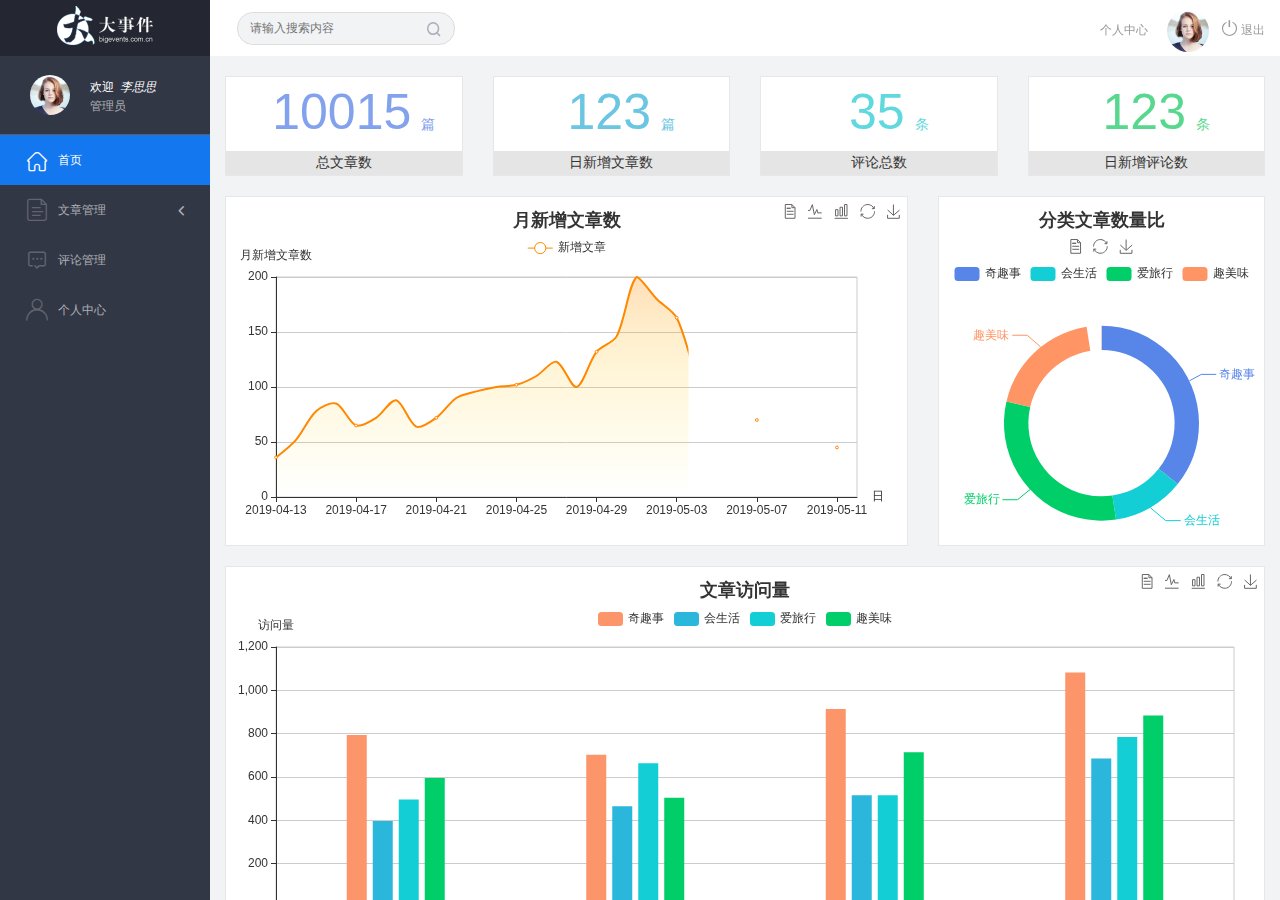
<file: web_back/index.html>
<!DOCTYPE html>
<html lang="en">
  <head>
    <meta charset="UTF-8" />
    <meta name="viewport" content="width=device-width, initial-scale=1.0" />
    <meta http-equiv="X-UA-Compatible" content="ie=edge" />
    <title>大事件-后台首页</title>
    <link rel="stylesheet" href="js/bootstrap/css/bootstrap.min.css" />
    <link rel="stylesheet" href="css/reset.css" />
    <link rel="stylesheet" href="css/iconfont.css" />
    <link rel="stylesheet" href="css/main.css" />
    <script src="js/jquery-1.12.4.min.js"></script>
    <!-- bootstrap的js -->
    <script src="./js/bootstrap/js/bootstrap.min.js"></script>
  </head>

  <body>
    <div class="sider">
      <a href="#" class="logo"><img src="images/logo02.png" alt="logo"/></a>
      <div class="user_info">
        <img src="images/2.jpg" alt="person" />
        <span>欢迎&nbsp;&nbsp;<i>李思思</i></span>
        <b>管理员</b>
      </div>
      <div class="menu">
        <div class="level01 active">
          <a href="main_count.html" target="main_frame"
            ><i class="iconfont icon-yidiandiantubiao04"></i
            ><span>首页</span></a
          >
        </div>
        <div class="level01">
          <a href="#"
            ><i class="iconfont icon-icon-article"></i><span>文章管理</span
            ><b class="iconfont icon-arrowdownl"></b
          ></a>
        </div>
        <ul class="level02">
          <li>
            <a href="article_list.html" target="main_frame"
              ><i class="iconfont icon-previewright"></i
              ><span>文章列表</span></a
            >
          </li>
          <li>
            <a href="article_release.html" target="main_frame"
              ><i class="iconfont icon-previewright"></i
              ><span>发表文章</span></a
            >
          </li>
          <li>
            <a href="article_category.html" target="main_frame"
              ><i class="iconfont icon-previewright"></i
              ><span>文章类别管理</span></a
            >
          </li>
        </ul>

        <div class="level01">
          <a href="comment_list.html" target="main_frame"
            ><i class="iconfont icon-comment"></i><span>评论管理</span></a
          >
        </div>
        <div class="level01">
          <a href="user.html" target="main_frame"
            ><i class="iconfont icon-user"></i><span>个人中心</span></a
          >
        </div>
      </div>
    </div>

    <div class="header_bar">
      <form class="search_form">
        <input type="text" placeholder="请输入搜索内容" />
        <i class="iconfont icon-search"></i>
      </form>
      <div class="user_center_link">
        <a href="user.html" onclick="setMenu(3,0)" target="main_frame"
          >个人中心</a
        >
        <img src="images/2.jpg" alt="person" />
        <a href="#"><i class="iconfont icon-tuichu"></i> 退出</a>
      </div>
    </div>

    <div class="main" id="main_body">
      <iframe
        src="main_count.html"
        frameborder="0"
        id="main_frame"
        name="main_frame"
        frameborder="0"
        scrolling="auto"
      ></iframe>
    </div>
    <!-- 模态框 -->
    <!-- Modal -->
    <div
      class="modal fade"
      id="myModal"
      tabindex="-1"
      role="dialog"
      aria-labelledby="myModalLabel"
    >
      <div class="modal-dialog" role="document">
        <div class="modal-content">
          <div class="modal-header">
            <button
              type="button"
              class="close"
              data-dismiss="modal"
              aria-label="Close"
            >
              <span aria-hidden="true">&times;</span>
            </button>
            <h4 class="modal-title" id="myModalLabel">提示框！！</h4>
          </div>
          <div class="modal-body">
            你真的要离开吗？
          </div>
          <div class="modal-footer">
            <button type="button" class="btn btn-default" data-dismiss="modal">
              好心留下
            </button>
            <button type="button" class="btn btn-primary btn-leave">
              残忍离开
            </button>
          </div>
        </div>
      </div>
    </div>

    <script>
      var $level01 = $('.level01')
      var $subli = $('.level02 li')
      $level01.click(function() {
        $level01.not($(this)).removeClass('active')
        $(this).addClass('active')

        if (
          $(this)
            .next()
            .hasClass('level02')
        ) {
          $(this)
            .next()
            .slideToggle()
          $(this)
            .find('b')
            .toggleClass('rotate0')
        } else {
          $subli.removeClass('active')
        }
      })

      $subli.click(function() {
        $subli.not($(this)).removeClass('active')
        $(this).addClass('active')

        if (
          !$(this)
            .parent()
            .prev()
            .hasClass('active')
        ) {
          $level01.removeClass('active')
          $(this)
            .parent()
            .prev()
            .addClass('active')
        }
      })

      function resizeFrame() {
        var frame_w = $('#main_body').outerWidth()
        var frame_h = $('#main_body').outerHeight()
        $('#main_frame').css({ width: frame_w, height: frame_h })
      }

      resizeFrame()

      $(window).resize(function() {
        resizeFrame()
      })

      function setMenu(m, n) {
        $level01
          .eq(m)
          .addClass('active')
          .siblings()
          .not('.level02')
          .removeClass('active')
        if (m != 1) {
          $('.level02').slideUp()
        } else {
          $('.level02').slideDown()
          $('.level02')
            .children()
            .eq(n)
            .addClass('active')
            .siblings()
            .removeClass('active')
        }
      }
    </script>

    <!-- 自己的逻辑 -->
    <script>
      /*
        用户登出
            1. 退出按钮绑定点击事件
            2. 弹出bootstrap的模态框 提示是否确认
                1. 取消 关闭
                2. 确认
                    1. ajax调用接口
                    2. 数据回来之后 返回登录页即可

      获取用户信息
        请求地址：http://localhost:8000/admin/getuser
        请求方式：get
        请求参数：
        步骤
        1. 进入到首页之后
        2. 通过用户信息接口获取用户的数据
        3. 渲染到页面上

    */
      $(function() {
        // 退出按钮的 点击事件 弹框提示
        $('.icon-tuichu').parent().click(function() {
            // 弹框
            $('#myModal').modal()
          })

        // 点击确认
        $('.btn-leave').click(function() {
          $.ajax({
            url: 'http://localhost:8000/admin/logout',
            type: 'post',
            success: function(backData) {
              //   console.log(backData)
              if (backData.code == 200) {
                window.location.href = './login.html'
              }
            }
          })
        })

        // 获取用户信息即可
        $.ajax({
          url: 'http://localhost:8000/admin/getuser',
          type: 'get',
          success: function(backData) {
            // console.log(backData);
            // 左侧
            $('.user_info img').attr('src', backData.data.user_pic)
            $('.user_info i').html(backData.data.nickname)
            // 右侧
            $('.user_center_link img').attr('src', backData.data.user_pic)
          }
        })
        
     
      })
    </script>
  </body>
</html>
</file>
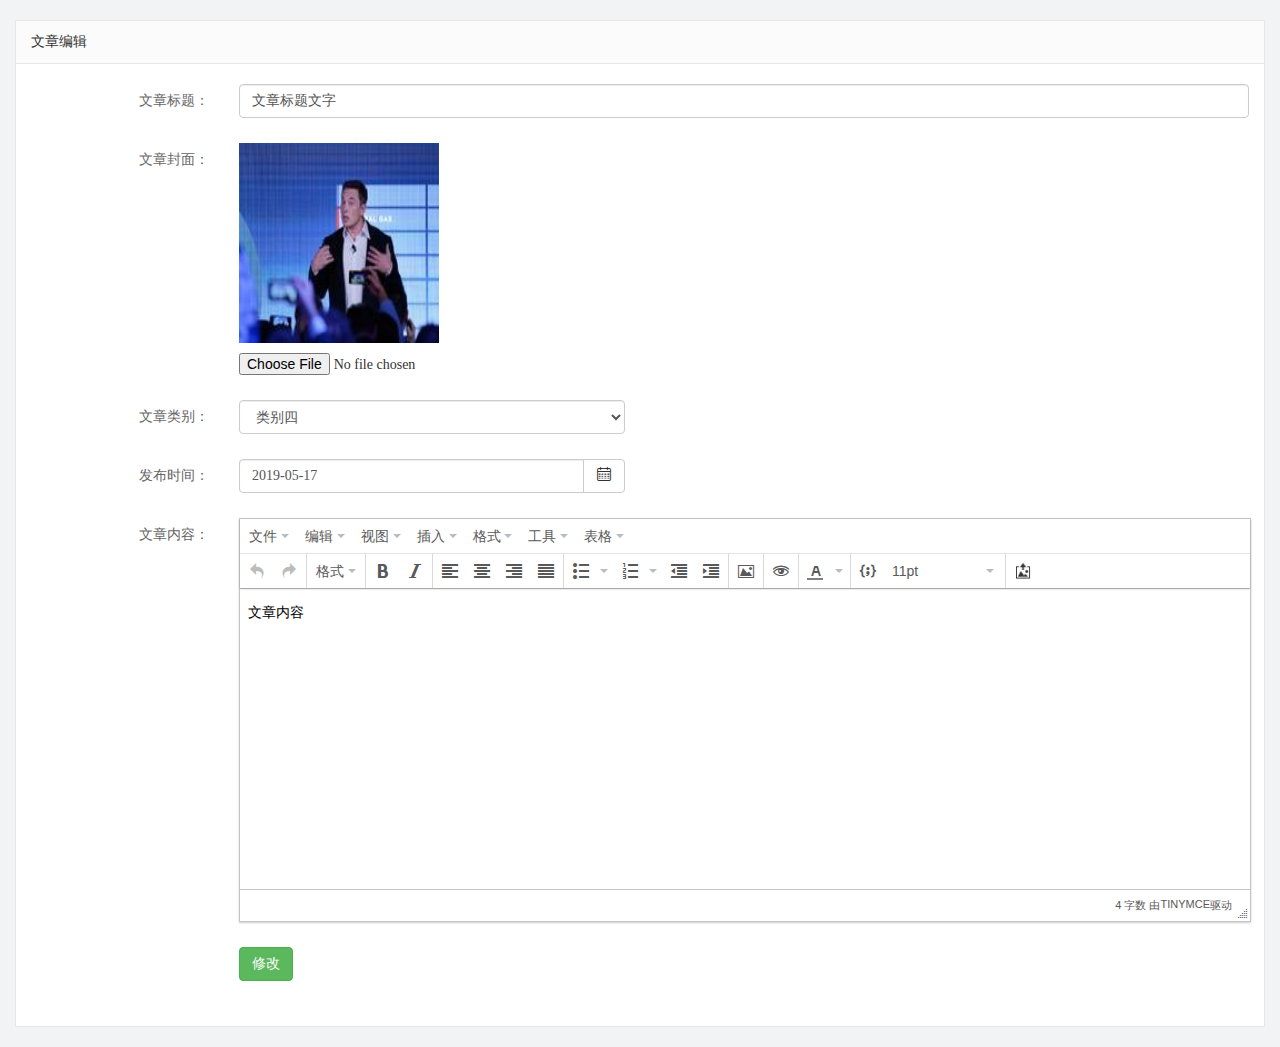
<file: web_back/article_edit.html>
<!DOCTYPE html>
<html lang="en">

<head>
    <meta charset="UTF-8">
    <meta name="viewport" content="width=device-width, initial-scale=1.0">
    <meta http-equiv="X-UA-Compatible" content="ie=edge">
    <title>文章列表</title>
    <link rel="stylesheet" href="js/bootstrap/css/bootstrap.min.css">
    <link rel="stylesheet" href="css/reset.css">
    <link rel="stylesheet" href="css/iconfont.css">
    <link rel="stylesheet" href="css/main.css">
    <link type="text/css" rel="stylesheet" href="js/jedate/css/jedate.css">
    <script src="js/jquery-1.12.4.min.js"></script>
    <script src="js/jedate/js/jedate.js"></script>
    <script src="js/tinymce/js/tinymce/tinymce.min.js"></script>
    <script src="js/tinymce/js/tinymce_setup.js"></script>
</head>

<body>
    <div class="container-fluid">
        <div class="common_title">
            文章编辑
        </div>
        <div class="container-fluid common_con">
            <form class="form-horizontal article_form">
                <div class="form-group">
                    <label for="inputEmail3" class="col-sm-2 control-label">文章标题：</label>
                    <div class="col-sm-10">
                        <input type="email" class="form-control" id="inputEmail3" value="文章标题文字">
                    </div>
                </div>
                <div class="form-group">
                    <label for="inputPassword3" class="col-sm-2 control-label">文章封面：</label>
                    <div class="col-sm-10">
                        <img src="images/pic06.jpg" class="article_cover">
                        <input type="file" id="exampleInputFile">
                    </div>
                </div>
                <div class="form-group">
                    <label for="inputEmail3" class="col-sm-2 control-label">文章类别：</label>
                    <div class="col-sm-4">
                        <select class="form-control">
                            <option>类别一</option>
                            <option>类别二</option>
                            <option>类别三</option>
                            <option selected>类别四</option>
                            <option>类别五</option>
                        </select>
                    </div>
                </div>
                <div class="form-group">
                    <label for="inputEmail3" class="col-sm-2 control-label">发布时间：</label>
                    <div class="col-sm-4">

                        <div class="input-group">
                            <input type="text" class="form-control" value="2019-05-17" id="dateinput">
                            <span class="input-group-btn">
                                <button class="btn btn-default" type="button"
                                    onclick="jeDate('#dateinput',{trigger:false,format: 'YYYY-MM-DD'})"><i
                                        class="iconfont icon-icondate"></i></button>
                            </span>
                        </div>
                    </div>
                </div>
                <div class="form-group">
                    <label for="inputEmail3" class="col-sm-2 control-label">文章内容：</label>
                    <div class="col-sm-10">
                        <input type="text" class="form-control" id="rich_content" name="content" placeholder="文章内容" value="文章内容">
                    </div>
                </div>
                <div class="form-group">
                    <div class="col-sm-offset-2 col-sm-10">
                        <button type="submit" class="btn btn-success">修改</button>
                    </div>
                </div>
            </form>
        </div>
    </div>

</body>

</html>
</file>
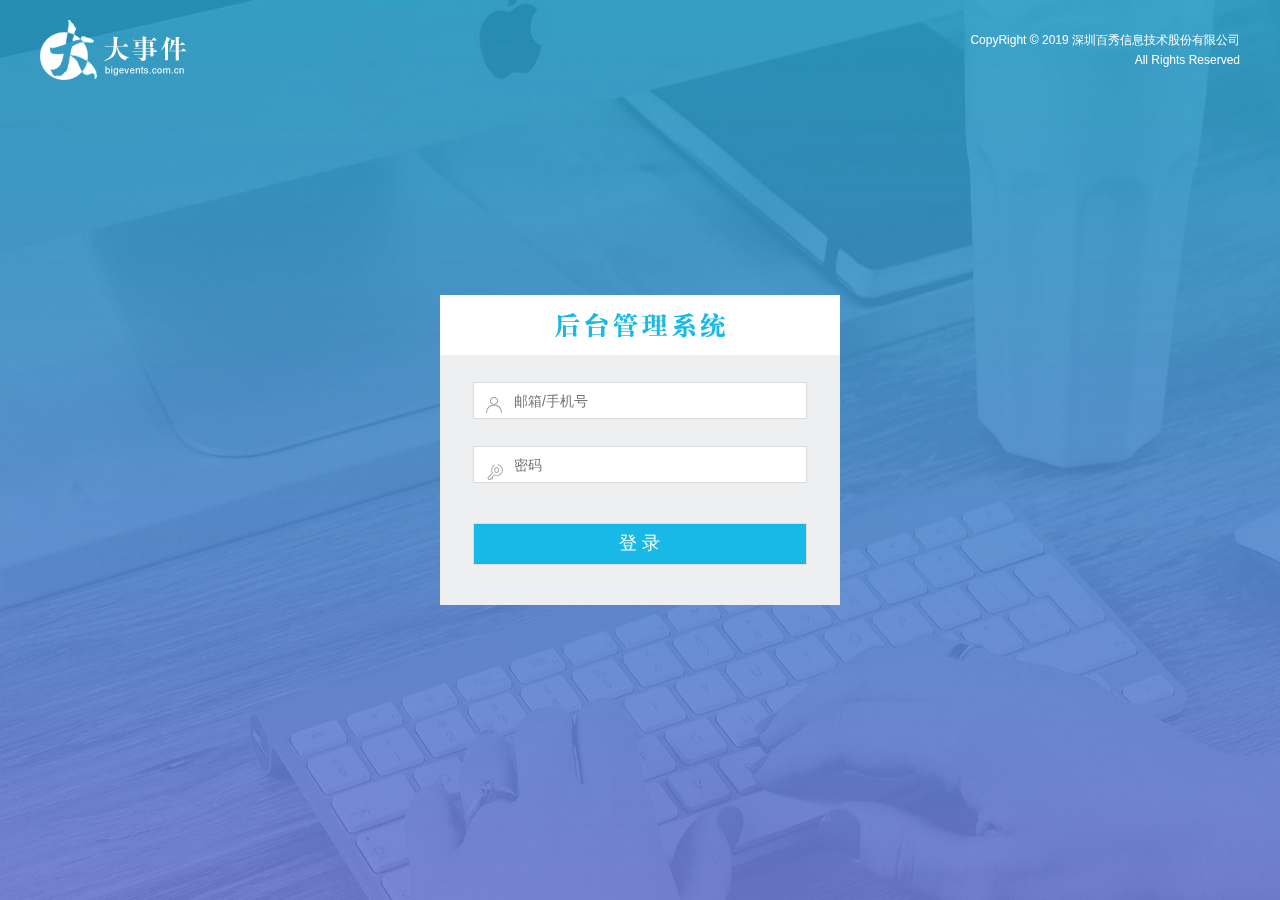
<file: web_back/login.html>
<!DOCTYPE html>
<html lang="en">
  <head>
    <meta charset="UTF-8" />
    <meta name="viewport" content="width=device-width, initial-scale=1.0" />
    <meta http-equiv="X-UA-Compatible" content="ie=edge" />
    <title>大事件-后台登录页</title>
    <link rel="stylesheet" type="text/css" href="css/reset.css" />
    <link rel="stylesheet" type="text/css" href="css/iconfont.css" />
    <link rel="stylesheet" type="text/css" href="css/main.css" />
    <!-- 导入bs的样式 -->
    <link rel="stylesheet" href="./js/bootstrap/css/bootstrap.min.css" />
  </head>

  <body>
    <div class="main_wrap">
      <div class="header">
        <a href="#" class="logo"><img src="images/logo.png" alt=""/></a>
        <div class="copyright">
          CopyRight © 2019 深圳百秀信息技术股份有限公司<br />All Rights Reserved
        </div>
      </div>

      <div class="login_form_con">
        <div class="login_title"></div>
        <form class="login_form">
          <i class="iconfont icon-user"></i>
          <i class="iconfont icon-key"></i>
          <input type="text" class="input_txt" placeholder="邮箱/手机号" />
          <input type="password" class="input_pass" placeholder="密码" />
          <input type="submit" class="input_sub" value="登 录" />
        </form>
      </div>
    </div>
    <!-- bootstarp的弹出框 -->
    <!-- Modal -->
    <div
      class="modal fade"
      id="myModal"
      tabindex="-1"
      role="dialog"
      aria-labelledby="myModalLabel"
    >
      <div class="modal-dialog" role="document">
        <div class="modal-content">
          <div class="modal-header">
            <button
              type="button"
              class="close"
              data-dismiss="modal"
              aria-label="Close"
            >
              <span aria-hidden="true">&times;</span>
            </button>
            <h4 class="modal-title" id="myModalLabel">提示框!!</h4>
          </div>
          <div class="modal-body my-modal-body"></div>
          <div class="modal-footer">
            <button type="button" class="btn btn-default" data-dismiss="modal">
              狠心关闭
            </button>
            <button type="button" class="btn btn-primary">残忍确认</button>
          </div>
        </div>
      </div>
    </div>
  </body>
</html>
<!-- 导入jq -->
<script src="./js/jquery-1.12.4.min.js"></script>
<!-- 导入bs的js -->
<script src="./js/bootstrap/js/bootstrap.min.js"></script>
<script>
  /*
        用户登录
        1. 为登录按钮绑定点击事件
        2. 获取用户名 和 密码
            1. 去空格
            2. 非空判断 
            3. 空 提示
            4. 有 继续执行
        3. ajax调用登录接口
            1. 成功
                1. 去首页
            2. 失败
                1. 提示用户
    */
  $(function() {
    $('.input_sub').click(function(e) {
      // 阻止默认行为
      e.preventDefault()
      // 获取用户名和密码
      var user_name = $('.input_txt')
        .val()
        .trim()
      var password = $('.input_pass')
        .val()
        .trim()
      if (user_name == '' || password == '') {
        // alert('哥们，写点啥呗！！')
        // 修改内容
        $('.my-modal-body').text('记得输入用户名和密码哦！！')
        $('#myModal').modal()
        return
      }
      // ajax
      $.ajax({
        url: 'http://localhost:8000/admin/login',
        type: 'post',
        data: {
          user_name: user_name,
          password: password
        },
        success: function(backData) {
          //   console.log(backData)
          if (backData.code == 400) {
            // alert('哥们，用户名或密码错了哦，你是机器人吗？')
            $('.my-modal-body').text('哥们，用户名或密码错了哦！')
            $('#myModal').modal()
          } else if (backData.code == 200) {
            // 去首页
            window.location.href = './index.html'
          }
        }
      })
    })
  })
</script>
</file>
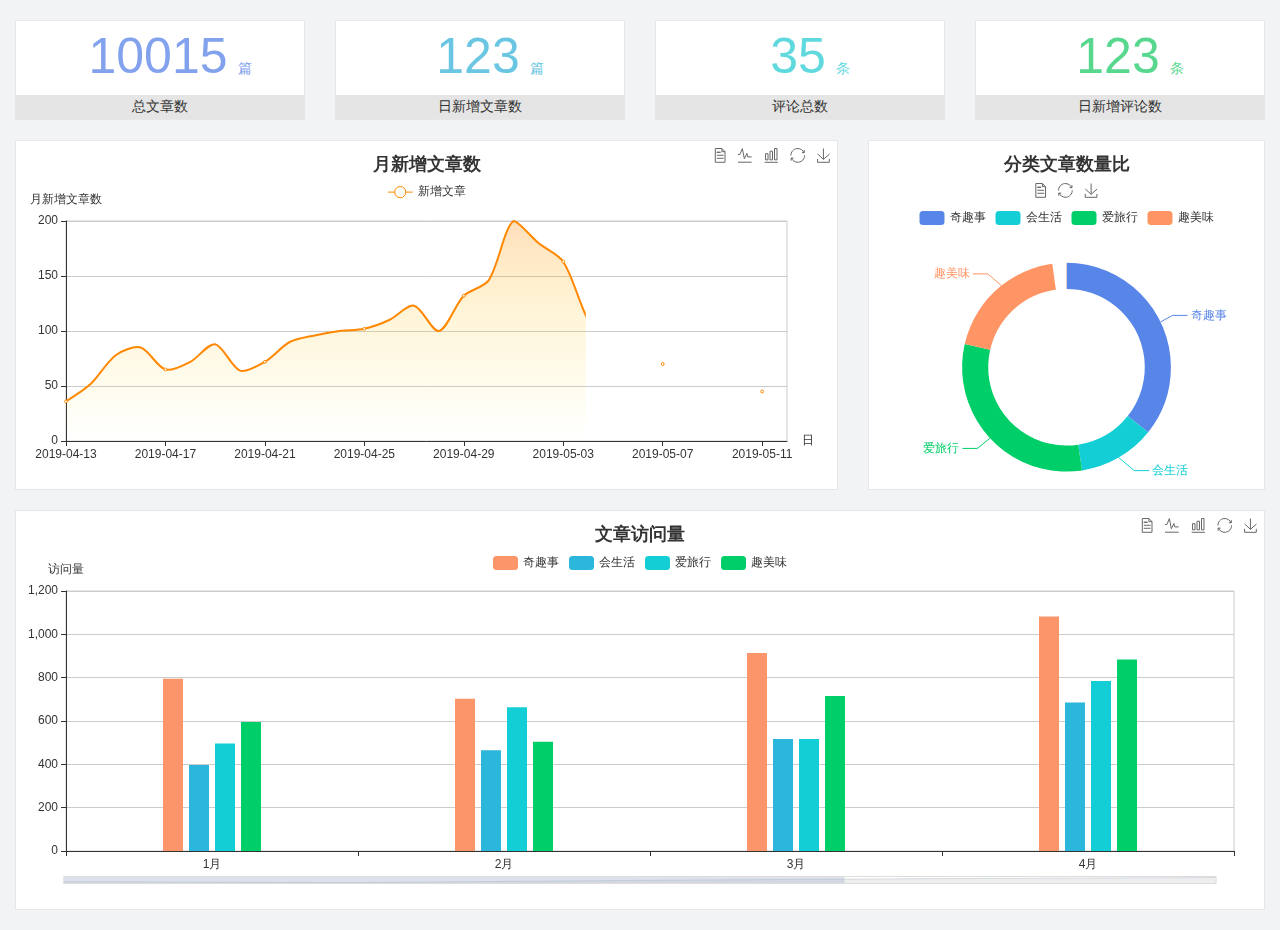
<file: web_back/main_count.html>
<!DOCTYPE html>
<html lang="en">

<head>
    <meta charset="UTF-8">
    <meta name="viewport" content="width=device-width, initial-scale=1.0">
    <meta http-equiv="X-UA-Compatible" content="ie=edge">
    <title>图表统计</title>
    <link rel="stylesheet" href="js/bootstrap/css/bootstrap.min.css">
    <link rel="stylesheet" href="css/reset.css">
    <link rel="stylesheet" href="css/iconfont.css">
    <link rel="stylesheet" href="css/main.css">
    <script src="js/jquery-1.12.4.min.js"></script>
    <script type="text/javascript" src="js/echarts.min.js"></script>
</head>

<body>
    <div class="container-fluid">
        <div class="row spannel_list">
            <div class="col-sm-3 col-xs-6">
                <div class="spannel scolor00">
                    <em>10015</em><span>篇</span>
                    <b>总文章数</b>
                </div>
            </div>
            <div class="col-sm-3 col-xs-6">
                <div class="spannel scolor01">
                    <em>123</em><span>篇</span>
                    <b>日新增文章数</b>
                </div>
            </div>
            <div class="col-sm-3 col-xs-6">
                <div class="spannel scolor02">
                    <em>35</em><span>条</span>
                    <b>评论总数</b>
                </div>
            </div>
            <div class="col-sm-3 col-xs-6">
                <div class="spannel scolor03">
                    <em>123</em><span>条</span>
                    <b>日新增评论数</b>
                </div>
            </div>
        </div>
    </div>

    <div class="container-fluid">
        <div class="row curve-pie">
            <div class="col-lg-8 col-md-8">
                <div class="gragh_pannel" id="curve_show"></div>
            </div>
            <div class="col-lg-4 col-md-4">
                <div class="gragh_pannel"  id="pie_show"></div>
            </div>
        </div>
    </div>

    <div class="container-fluid">
        <div class="column_pannel"  id="column_show"></div>
    </div>

    <script>
        var oChart = echarts.init(document.getElementById('curve_show'));
        var aList_all = [
          {'count':36,'date':'2019-04-13'},
          {'count':52,'date':'2019-04-14'},
          {'count':78,'date':'2019-04-15'},
          {'count':85,'date':'2019-04-16'},
          {'count':65,'date':'2019-04-17'},
          {'count':72,'date':'2019-04-18'},
          {'count':88,'date':'2019-04-19'},
          {'count':64,'date':'2019-04-20'},
          {'count':72,'date':'2019-04-21'},
          {'count':90,'date':'2019-04-22'},
          {'count':96,'date':'2019-04-23'},
          {'count':100,'date':'2019-04-24'},
          {'count':102,'date':'2019-04-25'},
          {'count':110,'date':'2019-04-26'},
          {'count':123,'date':'2019-04-27'},
          {'count':100,'date':'2019-04-28'},
          {'count':132,'date':'2019-04-29'},
          {'count':146,'date':'2019-04-30'},
          {'count':200,'date':'2019-05-01'},
          {'count':180,'date':'2019-05-02'},
          {'count':163,'date':'2019-05-03'},
          {'count':110,'date':'2019-05-04'},
          {'count':80,'date':'2019-05-05'},
          {'count':82,'date':'2019-05-06'},
          {'count':70,'date':'2019-05-07'},
          {'count':65,'date':'2019-05-08'},
          {'count':54,'date':'2019-05-09'},
          {'count':40,'date':'2019-05-10'},
          {'count':45,'date':'2019-05-11'},
          {'count':38,'date':'2019-05-12'},
        ];

        let aCount = [];
        let aDate = [];

        for(var i=0;i<aList_all.length;i++){
            aCount.push(aList_all[i].count);
            aDate.push(aList_all[i].date);
        }

        var chartopt = {
                  title:{
                      text: '月新增文章数',
                      left: 'center',
                      top: '10'
                  },
                  tooltip:{
                      trigger: 'axis'
                  },
                  legend: {
                      data:['新增文章'],
                      top: '40'
                  },
                  toolbox: {
                      show : true,
                      feature : {
                          mark : {show: true},
                          dataView : {show: true, readOnly: false},
                          magicType : {show: true, type: ['line','bar']},
                          restore : {show: true},
                          saveAsImage : {show: true}
                      }
                  },
                  calculable : true,               
                  xAxis : [
                      {
                          name: '日',
                          type : 'category',
                          boundaryGap : false,
                          data :aDate
                      }
                  ],        
                  yAxis : [
                      {
                          name: '月新增文章数',
                          type : 'value'
                      }
                  ],      
                  series : [
					        {
					            name:'新增文章',
					            type:'line',
					            smooth:true,
					            itemStyle: {normal: {areaStyle: {type: 'default'}, color: '#f80'}, lineStyle: {color: '#f80'}},
					            data:aCount
                            }],
                            areaStyle:{
						        normal:{
						            color: new echarts.graphic.LinearGradient(0, 0, 0, 1, [{
						                offset: 0,
						                color: 'rgba(255,136,0,0.39)'
						            }, {
						                offset: .34,
						                color: 'rgba(255,180,0,0.25)'
						            },{
						                offset: 1,
						                color: 'rgba(255,222,0,0.00)'
						            }])

						        }
						    },
                  grid: {
                      show: true,             
                      x:50,
                      x2:50,
                      y:80,
                      height:220
                  }                 
            };

        oChart.setOption(chartopt);


        var oPie = echarts.init(document.getElementById('pie_show'));
        var oPieopt =  
        {
          title : {
              top:10,
              text: '分类文章数量比',
              x:'center'
          },
          tooltip : {
              trigger: 'item',
              formatter: "{a} <br/>{b} : {c} ({d}%)"
          },
          color:['#5885e8','#13cfd5','#00ce68','#ff9565'],
          legend: {
              x : 'center',
              top:65,
              data:['奇趣事','会生活','爱旅行','趣美味']
          },
          toolbox: {
              show : true,
              x : 'center',
              top:35,
              feature : {
                  mark : {show: true},
                  dataView : {show: true, readOnly: false},
                  magicType : {
                      show: true, 
                      type: ['pie', 'funnel'],
                      option: {
                          funnel: {
                              x: '25%',
                              width: '50%',
                              funnelAlign: 'left',
                              max: 1548
                          }
                      }
                  },
                  restore : {show: true},
                  saveAsImage : {show: true}
              }
          },
          calculable : true,
          series : [
              {
                  name:'访问来源',
                  type:'pie',
                  radius: ['45%', '60%'],
                  center: ['50%', '65%'],
                  data:[
                      {value:300, name:'奇趣事'},
                      {value:100, name:'会生活'},
                      {value:260, name:'爱旅行'},                   
                      {value:180,name:'趣美味'}
                  ]
              }
          ]
      };
      oPie.setOption(oPieopt);



      var oColumn = this.echarts.init(document.getElementById('column_show'));
        var oColumnopt = 
              {
                title:{
                    text: '文章访问量',
                    left: 'center',
                    top: '10'
              },
                tooltip : {
                    trigger: 'axis'
                },
                legend: {
                    data:['奇趣事','会生活','爱旅行','趣美味'],
                    top:'40'          
                },
                toolbox: {
                    show : true,
                    feature : {
                        mark : {show: true},
                        dataView : {show: true, readOnly: false},
                        magicType : {show: true, type: ['line', 'bar']},
                        restore : {show: true},
                        saveAsImage : {show: true}
                    }
                },
                calculable : true,
               xAxis : [
                    {
                        type : 'category',
                        data : ['1月','2月','3月','4月','5月']
                    }
                ],
                yAxis : [
                    {
                        name : '访问量',
                        type : 'value'
                    }
                ],
                series : [
                    {
                        name:'奇趣事',
                        type:'bar',
                        barWidth:20, 
                        itemStyle:{
                           normal: {areaStyle: {type: 'default'}, color: '#fd956a'}
                        },
                        data:[800, 708, 920, 1090, 1200]
                    },
                    {
                        name:'会生活',
                        type:'bar',
                        barWidth:20, 
                        itemStyle:{
                           normal: {areaStyle: {type: 'default'}, color: '#2bb6db'}
                        },
                        data:[400, 468, 520, 690, 800]
                    },
                    {
                        name:'爱旅行',
                        type:'bar',
                        barWidth:20, 
                        itemStyle:{
                           normal: {areaStyle: {type: 'default'}, color: '#13cfd5'}
                        },
                        data:[500, 668, 520, 790, 900]
                    },
                    {
                        name:'趣美味',
                        type:'bar',
                        barWidth:20, 
                        itemStyle:{
                           normal: {areaStyle: {type: 'default'}, color: '#00ce68'}
                        },
                        data:[600, 508, 720, 890, 1000]
                    }
                ],
                grid: {
                    show: true, 
                    x:50,
                    x2:30,            
                    y:80,
                    height:260
                },
                dataZoom: [//给x轴设置滚动条
                 {
                     start:0,//默认为0
                     end: 100-1000/31,//默认为100
                     type: 'slider',
                     show: true,
                     xAxisIndex: [0],
                     handleSize: 0,//滑动条的 左右2个滑动条的大小
                     height:8,//组件高度
                     left:45, //左边的距离
                     right:50,//右边的距离
                     bottom: 26,//右边的距离
                     handleColor: '#ddd',//h滑动图标的颜色
                     handleStyle: {
                         borderColor: "#cacaca",
                         borderWidth: "1",
                         shadowBlur: 2,
                         background: "#ddd",
                         shadowColor: "#ddd",
                     }
                  }]
            };
            oColumn.setOption(oColumnopt);
        // 获取统计文章和评论数量
          $(function(){
            //向服务器要文章数据
            $.ajax({
                url:'http://localhost:8000/admin/article_count',
                type:'get',
                success:function(backData){
                    $('.scolor00').children('em').text(backData.data.all_count)
                    $('.scolor01').children('em').text(backData.data.day_count)
                }
            })
            // 向服务器要评论数据
            $.ajax({
                url:'http://localhost:8000/admin/comment_count',
                type:'get',
                success:function(backData){
                    console.log(backData)
                    $('.scolor02').children('em').text(backData.data.all_count)
                    $('.scolor03').children('em').text(backData.data.day_count)
                } 
            })
           
           
          })
    </script>


</body>

</html>
</file>
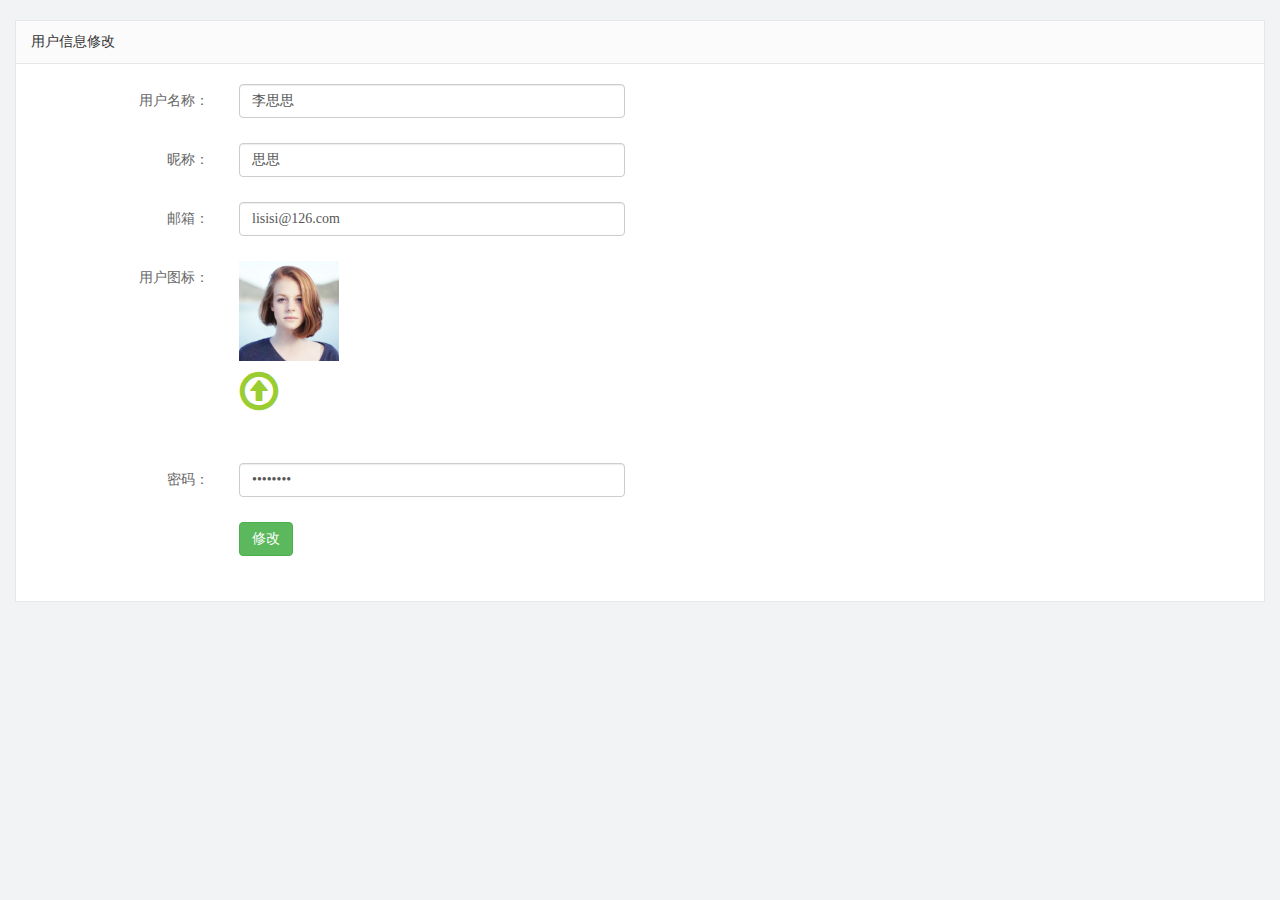
<file: web_back/user.html>
<!DOCTYPE html>
<html lang="en">
  <head>
    <meta charset="UTF-8" />
    <meta name="viewport" content="width=device-width, initial-scale=1.0" />
    <meta http-equiv="X-UA-Compatible" content="ie=edge" />
    <title>文章列表</title>
    <link rel="stylesheet" href="js/bootstrap/css/bootstrap.min.css" />
    <link rel="stylesheet" href="css/reset.css" />
    <link rel="stylesheet" href="css/iconfont.css" />
    <link rel="stylesheet" href="css/main.css" />
    <script src="js/jquery-1.12.4.min.js"></script>
  </head>

  <body>
    <div class="container-fluid">
      <div class="common_title">
        用户信息修改
      </div>
      <div class="container-fluid common_con">
        <form class="form-horizontal article_form">
          <div class="form-group">
            <label for="inputEmail3" class="col-sm-2 control-label">用户名称：</label>
            <div class="col-sm-4">
              <input type="text" class="form-control username" name="username" value="李思思"/>
            </div>
          </div>
          <div class="form-group">
            <label for="inputEmail3" class="col-sm-2 control-label">昵称：</label >
            <div class="col-sm-4">
              <input type="text" class="form-control nickname" name="nickname" value="思思"/>
            </div>
          </div>
          <div class="form-group">
            <label for="inputEmail3" class="col-sm-2 control-label">邮箱：</label>
            <div class="col-sm-4">
              <input type="text" class="form-control email" name="email" value="lisisi@126.com"/>
            </div>
          </div>

          <div class="form-group">
            <label for="inputPassword3" class="col-sm-2 control-label">用户图标：</label>
            <div class="col-sm-10">
              <img src="images/2.jpg" alt="" class="user_pic" />
              <br />
              <label for="exampleInputFile" class="glyphicon glyphicon-upload" style="font-size: 40px;color:yellowgreen"></label>
              <input style="opacity: 0" type="file"  id="exampleInputFile" name="user_pic"/>
            </div>
          </div>

          <div class="form-group">
            <label for="inputEmail3" class="col-sm-2 control-label">密码：</label>
            <div class="col-sm-4">
              <input type="password" class="form-control password" name="password" value="12345678"/>
            </div>
          </div>

          <div class="form-group">
            <div class="col-sm-offset-2 col-sm-10">
              <button type="submit" class="btn btn-success">修改</button>
            </div>
          </div>
        </form>
      </div>
    </div>
    <!-- 自己的js -->
    <script>
      /*
        获取用户的详细信息
            请求地址：http://localhost:8000/admin/userinfo_get
            请求方式：get
            请求参数：无
            进入之后，获取用户的信息，渲染到页面上
            步骤
            1. 进入个人中心之后
            2. 调用获取用户详细信息接口
            3. 数据获取到之后 渲染到 页面上

        本地图片预览
          1. 为input file 绑定change事件 
          2. 获取this.files[0]
          3. 调用方法生成url
          4. 设置给隔壁的img即可

        保存修改
          请求地址：http://localhost:8000/admin/userinfo_edit
          请求方式：post
          请求参数：使用formdata提交
          步骤
          1. 为修改按钮绑定点击事件
          2. 获取表单数据
          3. 通过ajax 结合formData发送到服务器
          4. 返回数据之后，提示用户

        
        */
      $(function() {
        // 获取用户的详细信息
        $.ajax({
          url:'http://localhost:8000/admin/userinfo_get',
          type:'get',
          success:function(backData){
            console.log(backData)
            // 挨个设置内容
            for(const key in backData.data){
              $('input.'+key).val(backData.data[key])
            }
            // 设置头像
            $('.user_pic').attr('src',backData.data.user_pic)
          }
        })
        // change事件
        $('#exampleInputFile').change(function(){
          // files是dom元素的属性
          var file=this.files[0]
          // 生成url
          var url=URL.createObjectURL(file)
          // 设置给img
          // console.log(url)
          $('.user_pic').attr('src',url)

        })
        // 保存按钮的点击事件
        $('.btn-success').click(function(e) {
          e.preventDefault()
          // 实例化formData
          var formData = new FormData($('form')[0])
          $.ajax({
            url: 'http://localhost:8000/admin/userinfo_edit',
            type: 'post',
            data: formData,
            // 不设置头
            contentType: false,
            // 不把数据变字符串
            processData: false,
            success: function(backData) {
              console.log(backData)
            }
          })
        })
      })
    </script>
  </body>
</html>
</file>
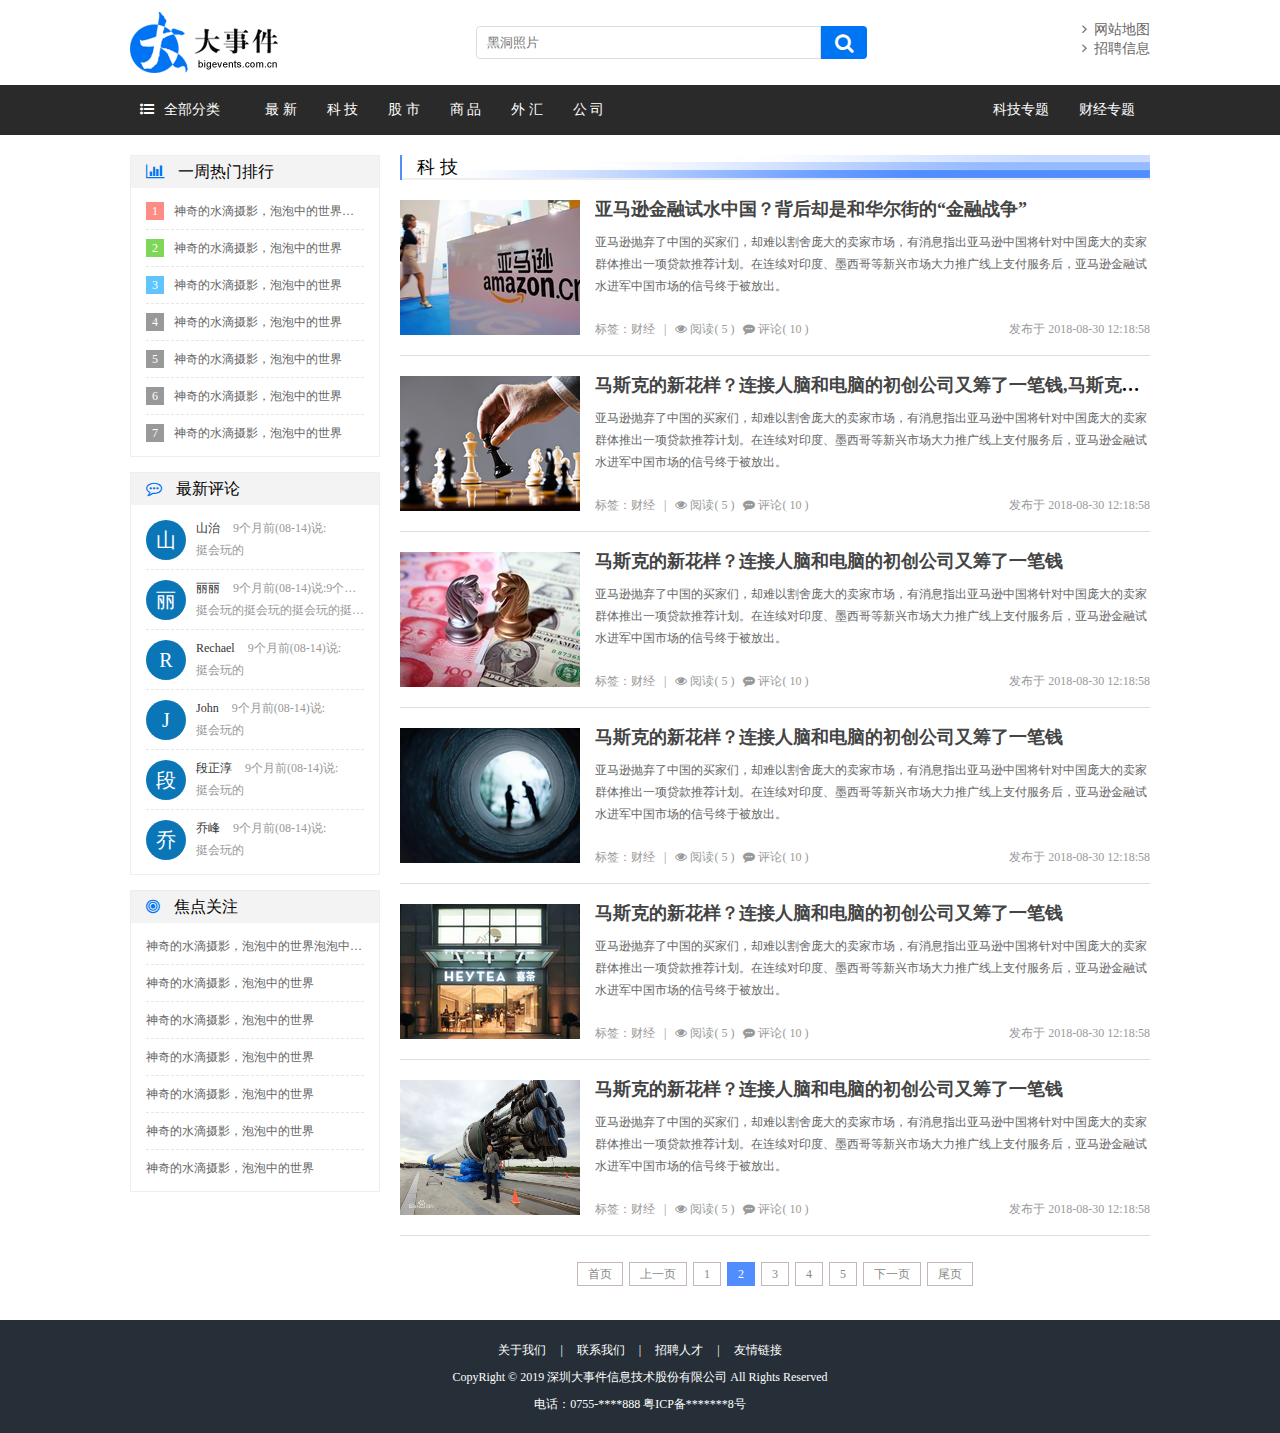
<file: web_front/list.html>
<!DOCTYPE html>
<html lang="en">

<head>
    <meta charset="UTF-8">
    <meta name="viewport" content="width=device-width, initial-scale=1.0">
    <meta http-equiv="X-UA-Compatible" content="ie=edge">
    <title>大事件-列表页</title>
    <link rel="stylesheet" type="text/css" href="css/reset.css">
    <link rel="stylesheet" href="css/font-awesome.min.css">
    <link rel="stylesheet" type="text/css" href="css/jquery.pagination.css">
    <link rel="stylesheet" type="text/css" href="css/main.css">
    <script type="text/javascript" src="js/jquery-1.12.4.min.js"></script>
	<script type="text/javascript" src="js/jquery.pagination.min.js"></script>
</head>

<body>
    <div class="header">
        <a href="#" class="logo fl"><img src="images/logo.png" alt="logo"></a>
        <div class="search_form fl">
            <input type="text" class="search_txt" placeholder="黑洞照片">
            <button class="search_btn"><i class="fa fa-search"></i></button>
        </div>
        <div class="link_info fr">
            <a href="#"><i class="fa fa-angle-right"></i>&nbsp;&nbsp;网站地图</a><br>
            <a href="#"><i class="fa fa-angle-right"></i>&nbsp;&nbsp;招聘信息</a>
        </div>
    </div>

    <div class="menu_con">
        <div class="menu">
            <div class="menu_collapse fl">
                <a href="javascript:;" class="level_one"><i class="fa fa-list-ul"></i>全部分类</a>
                <ul class="level_two">
                    <li class="up"></li>
                    <li><a href="#">最 新</a></li>
                    <li><a href="#">科 技</a></li>
                    <li><a href="#">股 市</a></li>
                    <li><a href="#">商 品</a></li>
                    <li><a href="#">外 汇</a></li>
                    <li><a href="#">公 司</a></li>
                </ul>
            </div>
            <ul class="left_menu fl">
                <li><a href="#">最 新</a></li>
                <li><a href="#">科 技</a></li>
                <li><a href="#">股 市</a></li>
                <li><a href="#">商 品</a></li>
                <li><a href="#">外 汇</a></li>
                <li><a href="#">公 司</a></li>
            </ul>
            <ul class="right_menu fr">
                <li><a href="#">科技专题</a></li>
                <li><a href="#">财经专题</a></li>
            </ul>
        </div>
    </div>

    <div class="main_con clearfix">
        <div class="left_con setfr">

            <div class="list_title">
                <h3>科 技</h3>
            </div>

            <div class="common_news_list">
                <a href="#" class="list_pic"><img src="images/pic09.jpg" alt=""></a>
                <h4><a href="#">亚马逊金融试水中国？背后却是和华尔街的“金融战争” </a></h4>
                <p>亚马逊抛弃了中国的买家们，却难以割舍庞大的卖家市场，有消息指出亚马逊中国将针对中国庞大的卖家群体推出一项贷款推荐计划。在连续对印度、墨西哥等新兴市场大力推广线上支付服务后，亚马逊金融试水进军中国市场的信号终于被放出。
                </p>
                <div class="new_info">
                    <span>标签：财经&nbsp;&nbsp;&nbsp;|&nbsp;&nbsp;&nbsp;<i class="fa fa-eye"></i>&nbsp;阅读( 5
                        )&nbsp;&nbsp;&nbsp;<i class="fa fa-commenting"></i>&nbsp;评论( 10 )</span>
                    <b>发布于 2018-08-30 12:18:58</b>
                </div>
            </div>

            <div class="common_news_list">
                <a href="#" class="list_pic"><img src="images/pic03.jpg" alt=""></a>
                <h4><a href="#">马斯克的新花样？连接人脑和电脑的初创公司又筹了一笔钱,马斯克的新花样？连接人脑和电脑的初创公司又筹了一笔钱</a></h4>
                <p>亚马逊抛弃了中国的买家们，却难以割舍庞大的卖家市场，有消息指出亚马逊中国将针对中国庞大的卖家群体推出一项贷款推荐计划。在连续对印度、墨西哥等新兴市场大力推广线上支付服务后，亚马逊金融试水进军中国市场的信号终于被放出。
                </p>
                <div class="new_info">
                    <span>标签：财经&nbsp;&nbsp;&nbsp;|&nbsp;&nbsp;&nbsp;<i class="fa fa-eye"></i>&nbsp;阅读( 5
                        )&nbsp;&nbsp;&nbsp;<i class="fa fa-commenting"></i>&nbsp;评论( 10 )</span>
                    <b>发布于 2018-08-30 12:18:58</b>
                </div>
            </div>

            <div class="common_news_list">
                <a href="#" class="list_pic"><img src="images/pic05.jpg" alt=""></a>
                <h4><a href="#">马斯克的新花样？连接人脑和电脑的初创公司又筹了一笔钱</a></h4>
                <p>亚马逊抛弃了中国的买家们，却难以割舍庞大的卖家市场，有消息指出亚马逊中国将针对中国庞大的卖家群体推出一项贷款推荐计划。在连续对印度、墨西哥等新兴市场大力推广线上支付服务后，亚马逊金融试水进军中国市场的信号终于被放出。
                </p>
                <div class="new_info">
                    <span>标签：财经&nbsp;&nbsp;&nbsp;|&nbsp;&nbsp;&nbsp;<i class="fa fa-eye"></i>&nbsp;阅读( 5
                        )&nbsp;&nbsp;&nbsp;<i class="fa fa-commenting"></i>&nbsp;评论( 10 )</span>
                    <b>发布于 2018-08-30 12:18:58</b>
                </div>
            </div>

            <div class="common_news_list">
                <a href="#" class="list_pic"><img src="images/pic07.jpg" alt=""></a>
                <h4><a href="#">马斯克的新花样？连接人脑和电脑的初创公司又筹了一笔钱</a></h4>
                <p>亚马逊抛弃了中国的买家们，却难以割舍庞大的卖家市场，有消息指出亚马逊中国将针对中国庞大的卖家群体推出一项贷款推荐计划。在连续对印度、墨西哥等新兴市场大力推广线上支付服务后，亚马逊金融试水进军中国市场的信号终于被放出。
                </p>
                <div class="new_info">
                    <span>标签：财经&nbsp;&nbsp;&nbsp;|&nbsp;&nbsp;&nbsp;<i class="fa fa-eye"></i>&nbsp;阅读( 5
                        )&nbsp;&nbsp;&nbsp;<i class="fa fa-commenting"></i>&nbsp;评论( 10 )</span>
                    <b>发布于 2018-08-30 12:18:58</b>
                </div>
            </div>

            <div class="common_news_list">
                <a href="#" class="list_pic"><img src="images/pic10.jpg" alt=""></a>
                <h4><a href="#">马斯克的新花样？连接人脑和电脑的初创公司又筹了一笔钱</a></h4>
                <p>亚马逊抛弃了中国的买家们，却难以割舍庞大的卖家市场，有消息指出亚马逊中国将针对中国庞大的卖家群体推出一项贷款推荐计划。在连续对印度、墨西哥等新兴市场大力推广线上支付服务后，亚马逊金融试水进军中国市场的信号终于被放出。
                </p>
                <div class="new_info">
                    <span>标签：财经&nbsp;&nbsp;&nbsp;|&nbsp;&nbsp;&nbsp;<i class="fa fa-eye"></i>&nbsp;阅读( 5
                        )&nbsp;&nbsp;&nbsp;<i class="fa fa-commenting"></i>&nbsp;评论( 10 )</span>
                    <b>发布于 2018-08-30 12:18:58</b>
                </div>
            </div>

            <div class="common_news_list">
                <a href="#" class="list_pic"><img src="images/pic04.jpg" alt=""></a>
                <h4><a href="#">马斯克的新花样？连接人脑和电脑的初创公司又筹了一笔钱</a></h4>
                <p>亚马逊抛弃了中国的买家们，却难以割舍庞大的卖家市场，有消息指出亚马逊中国将针对中国庞大的卖家群体推出一项贷款推荐计划。在连续对印度、墨西哥等新兴市场大力推广线上支付服务后，亚马逊金融试水进军中国市场的信号终于被放出。
                </p>
                <div class="new_info">
                    <span>标签：财经&nbsp;&nbsp;&nbsp;|&nbsp;&nbsp;&nbsp;<i class="fa fa-eye"></i>&nbsp;阅读( 5
                        )&nbsp;&nbsp;&nbsp;<i class="fa fa-commenting"></i>&nbsp;评论( 10 )</span>
                    <b>发布于 2018-08-30 12:18:58</b>
                </div>
            </div>

            <div id="pagination" class="page"></div>
            <script>
                $(function() {
                    $("#pagination").pagination({
                        currentPage: 2,
                        totalPage:8,
                        callback: function(current) {
                            alert('ok!');
                        }
                    });
                });
            </script>

        </div>
        <div class="right_con setfl">
            <div class="common_wrap">
                <h3><i class="fa fa-bar-chart"></i> 一周热门排行</h3>
                <ul class="content_list">
                    <li><span class="first">1</span><a href="#">神奇的水滴摄影，泡泡中的世界泡泡中的世界</a></li>
                    <li><span class="second">2</span><a href="#">神奇的水滴摄影，泡泡中的世界</a></li>
                    <li><span class="third">3</span><a href="#">神奇的水滴摄影，泡泡中的世界</a></li>
                    <li><span>4</span><a href="#">神奇的水滴摄影，泡泡中的世界</a></li>
                    <li><span>5</span><a href="#">神奇的水滴摄影，泡泡中的世界</a></li>
                    <li><span>6</span><a href="#">神奇的水滴摄影，泡泡中的世界</a></li>
                    <li><span>7</span><a href="#">神奇的水滴摄影，泡泡中的世界</a></li>
                </ul>
            </div>
            <div class="common_wrap">
                <h3><i class="fa fa-commenting-o"></i> 最新评论</h3>
                <ul class="content_list comment_list">
                    <li>
                        <span>山</span>
                        <b><em>山治</em> 9个月前(08-14)说:</b>
                        <strong>挺会玩的</strong>
                    </li>
                    <li>
                        <span>丽</span>
                        <b><em>丽丽</em> 9个月前(08-14)说:9个月前(08-14)说:9个月前(08-14)说:</b>
                        <strong>挺会玩的挺会玩的挺会玩的挺会玩的</strong>
                    </li>
                    <li>
                        <span>R</span>
                        <b><em>Rechael</em> 9个月前(08-14)说:</b>
                        <strong>挺会玩的</strong>
                    </li>
                    <li>
                        <span>J</span>
                        <b><em>John</em> 9个月前(08-14)说:</b>
                        <strong>挺会玩的</strong>
                    </li>
                    <li>
                        <span>段</span>
                        <b><em>段正淳</em> 9个月前(08-14)说:</b>
                        <strong>挺会玩的</strong>
                    </li>
                    <li>
                        <span>乔</span>
                        <b><em>乔峰</em> 9个月前(08-14)说:</b>
                        <strong>挺会玩的</strong>
                    </li>
                </ul>
            </div>
            <div class="common_wrap">
                <h3><i class="fa fa-bullseye"></i> 焦点关注</h3>
                <ul class="content_list guanzhu_list">
                    <li><a href="#">神奇的水滴摄影，泡泡中的世界泡泡中的世界</a></li>
                    <li><a href="#">神奇的水滴摄影，泡泡中的世界</a></li>
                    <li><a href="#">神奇的水滴摄影，泡泡中的世界</a></li>
                    <li><a href="#">神奇的水滴摄影，泡泡中的世界</a></li>
                    <li><a href="#">神奇的水滴摄影，泡泡中的世界</a></li>
                    <li><a href="#">神奇的水滴摄影，泡泡中的世界</a></li>
                    <li><a href="#">神奇的水滴摄影，泡泡中的世界</a></li>
                </ul>
            </div>
        </div>
    </div>

    <div class="footer clearfix">
        <div class="foot_link">
            <a href="#">关于我们</a>
            <span>|</span>
            <a href="#">联系我们</a>
            <span>|</span>
            <a href="#">招聘人才</a>
            <span>|</span>
            <a href="#">友情链接</a>		
        </div>
        <p>CopyRight © 2019 深圳大事件信息技术股份有限公司   All Rights Reserved</p>
        <p>电话：0755-****888    粤ICP备*******8号</p>
    </div>

</body>

</html>
</file>
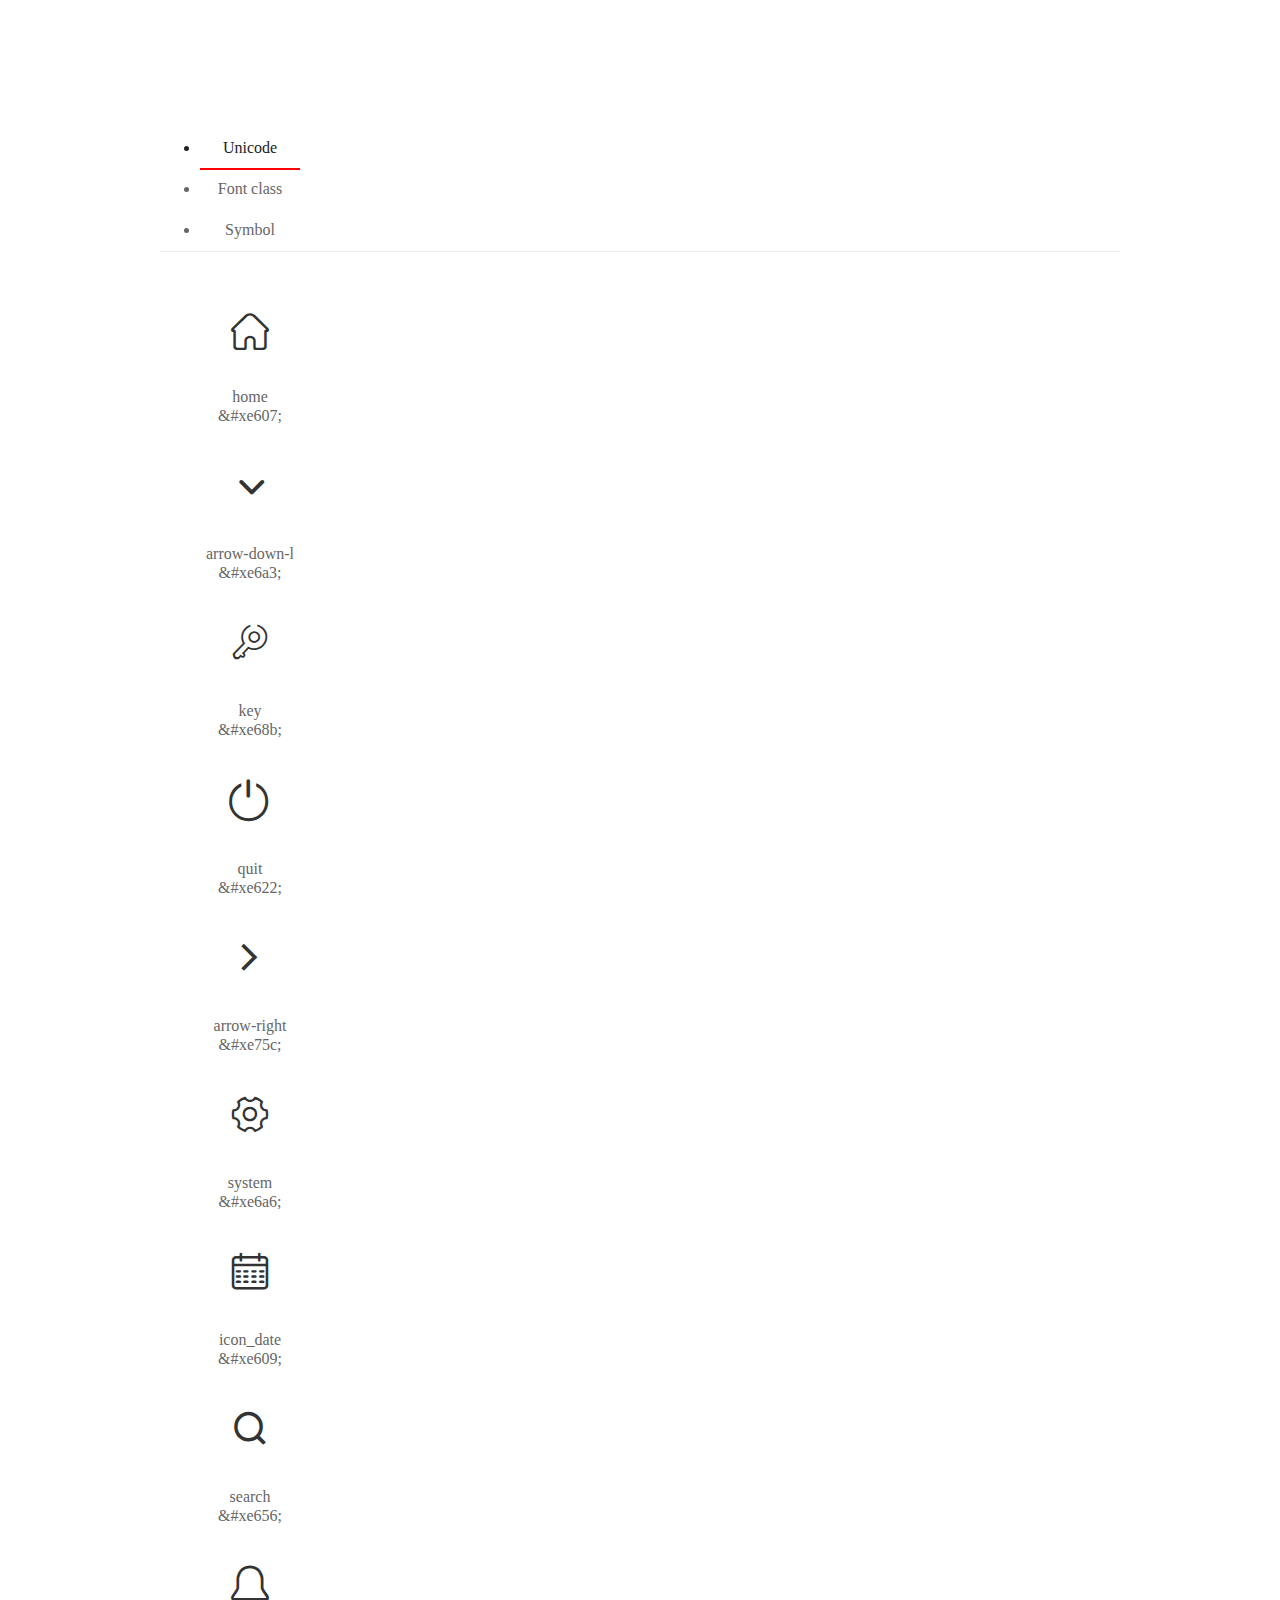
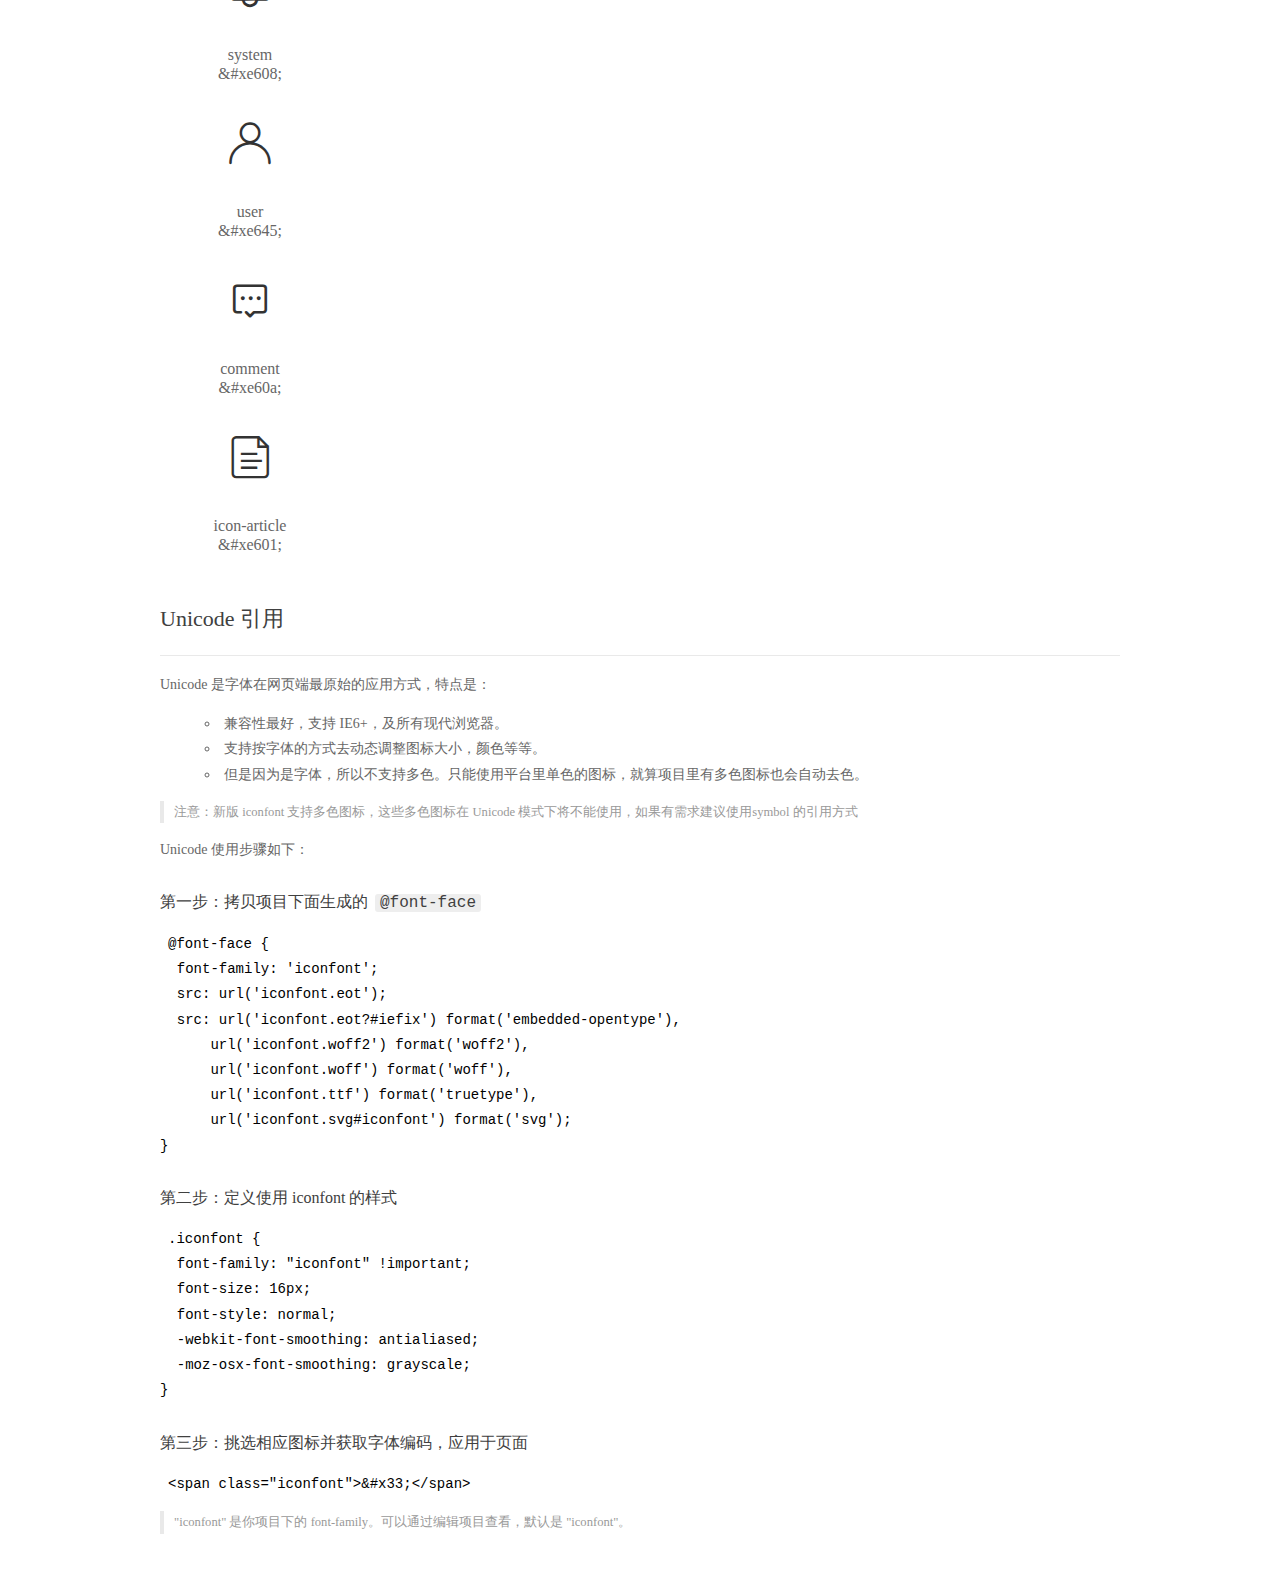
<file: web_back/fonts/demo_index.html>
<!DOCTYPE html>
<html>
<head>
  <meta charset="utf-8"/>
  <title>IconFont Demo</title>
  <link rel="shortcut icon" href="https://gtms04.alicdn.com/tps/i4/TB1_oz6GVXXXXaFXpXXJDFnIXXX-64-64.ico" type="image/x-icon"/>
  <link rel="stylesheet" href="https://g.alicdn.com/thx/cube/1.3.2/cube.min.css">
  <link rel="stylesheet" href="demo.css">
  <link rel="stylesheet" href="iconfont.css">
  <script src="iconfont.js"></script>
  <!-- jQuery -->
  <script src="https://a1.alicdn.com/oss/uploads/2018/12/26/7bfddb60-08e8-11e9-9b04-53e73bb6408b.js"></script>
  <!-- 代码高亮 -->
  <script src="https://a1.alicdn.com/oss/uploads/2018/12/26/a3f714d0-08e6-11e9-8a15-ebf944d7534c.js"></script>
</head>
<body>
  <div class="main">
    <h1 class="logo"><a href="https://www.iconfont.cn/" title="iconfont 首页" target="_blank">&#xe86b;</a></h1>
    <div class="nav-tabs">
      <ul id="tabs" class="dib-box">
        <li class="dib active"><span>Unicode</span></li>
        <li class="dib"><span>Font class</span></li>
        <li class="dib"><span>Symbol</span></li>
      </ul>
      
    </div>
    <div class="tab-container">
      <div class="content unicode" style="display: block;">
          <ul class="icon_lists dib-box">
          
            <li class="dib">
              <span class="icon iconfont">&#xe607;</span>
                <div class="name">home</div>
                <div class="code-name">&amp;#xe607;</div>
              </li>
          
            <li class="dib">
              <span class="icon iconfont">&#xe6a3;</span>
                <div class="name">arrow-down-l</div>
                <div class="code-name">&amp;#xe6a3;</div>
              </li>
          
            <li class="dib">
              <span class="icon iconfont">&#xe68b;</span>
                <div class="name">key</div>
                <div class="code-name">&amp;#xe68b;</div>
              </li>
          
            <li class="dib">
              <span class="icon iconfont">&#xe622;</span>
                <div class="name">quit</div>
                <div class="code-name">&amp;#xe622;</div>
              </li>
          
            <li class="dib">
              <span class="icon iconfont">&#xe75c;</span>
                <div class="name">arrow-right</div>
                <div class="code-name">&amp;#xe75c;</div>
              </li>
          
            <li class="dib">
              <span class="icon iconfont">&#xe6a6;</span>
                <div class="name">system</div>
                <div class="code-name">&amp;#xe6a6;</div>
              </li>
          
            <li class="dib">
              <span class="icon iconfont">&#xe609;</span>
                <div class="name">icon_date</div>
                <div class="code-name">&amp;#xe609;</div>
              </li>
          
            <li class="dib">
              <span class="icon iconfont">&#xe656;</span>
                <div class="name">search</div>
                <div class="code-name">&amp;#xe656;</div>
              </li>
          
            <li class="dib">
              <span class="icon iconfont">&#xe608;</span>
                <div class="name">system</div>
                <div class="code-name">&amp;#xe608;</div>
              </li>
          
            <li class="dib">
              <span class="icon iconfont">&#xe645;</span>
                <div class="name">user</div>
                <div class="code-name">&amp;#xe645;</div>
              </li>
          
            <li class="dib">
              <span class="icon iconfont">&#xe60a;</span>
                <div class="name">comment</div>
                <div class="code-name">&amp;#xe60a;</div>
              </li>
          
            <li class="dib">
              <span class="icon iconfont">&#xe601;</span>
                <div class="name">icon-article</div>
                <div class="code-name">&amp;#xe601;</div>
              </li>
          
          </ul>
          <div class="article markdown">
          <h2 id="unicode-">Unicode 引用</h2>
          <hr>

          <p>Unicode 是字体在网页端最原始的应用方式，特点是：</p>
          <ul>
            <li>兼容性最好，支持 IE6+，及所有现代浏览器。</li>
            <li>支持按字体的方式去动态调整图标大小，颜色等等。</li>
            <li>但是因为是字体，所以不支持多色。只能使用平台里单色的图标，就算项目里有多色图标也会自动去色。</li>
          </ul>
          <blockquote>
            <p>注意：新版 iconfont 支持多色图标，这些多色图标在 Unicode 模式下将不能使用，如果有需求建议使用symbol 的引用方式</p>
          </blockquote>
          <p>Unicode 使用步骤如下：</p>
          <h3 id="-font-face">第一步：拷贝项目下面生成的 <code>@font-face</code></h3>
<pre><code class="language-css"
>@font-face {
  font-family: 'iconfont';
  src: url('iconfont.eot');
  src: url('iconfont.eot?#iefix') format('embedded-opentype'),
      url('iconfont.woff2') format('woff2'),
      url('iconfont.woff') format('woff'),
      url('iconfont.ttf') format('truetype'),
      url('iconfont.svg#iconfont') format('svg');
}
</code></pre>
          <h3 id="-iconfont-">第二步：定义使用 iconfont 的样式</h3>
<pre><code class="language-css"
>.iconfont {
  font-family: "iconfont" !important;
  font-size: 16px;
  font-style: normal;
  -webkit-font-smoothing: antialiased;
  -moz-osx-font-smoothing: grayscale;
}
</code></pre>
          <h3 id="-">第三步：挑选相应图标并获取字体编码，应用于页面</h3>
<pre>
<code class="language-html"
>&lt;span class="iconfont"&gt;&amp;#x33;&lt;/span&gt;
</code></pre>
          <blockquote>
            <p>"iconfont" 是你项目下的 font-family。可以通过编辑项目查看，默认是 "iconfont"。</p>
          </blockquote>
          </div>
      </div>
      <div class="content font-class">
        <ul class="icon_lists dib-box">
          
          <li class="dib">
            <span class="icon iconfont icon-yidiandiantubiao04"></span>
            <div class="name">
              home
            </div>
            <div class="code-name">.icon-yidiandiantubiao04
            </div>
          </li>
          
          <li class="dib">
            <span class="icon iconfont icon-arrowdownl"></span>
            <div class="name">
              arrow-down-l
            </div>
            <div class="code-name">.icon-arrowdownl
            </div>
          </li>
          
          <li class="dib">
            <span class="icon iconfont icon-key"></span>
            <div class="name">
              key
            </div>
            <div class="code-name">.icon-key
            </div>
          </li>
          
          <li class="dib">
            <span class="icon iconfont icon-tuichu"></span>
            <div class="name">
              quit
            </div>
            <div class="code-name">.icon-tuichu
            </div>
          </li>
          
          <li class="dib">
            <span class="icon iconfont icon-previewright"></span>
            <div class="name">
              arrow-right
            </div>
            <div class="code-name">.icon-previewright
            </div>
          </li>
          
          <li class="dib">
            <span class="icon iconfont icon-system"></span>
            <div class="name">
              system
            </div>
            <div class="code-name">.icon-system
            </div>
          </li>
          
          <li class="dib">
            <span class="icon iconfont icon-icondate"></span>
            <div class="name">
              icon_date
            </div>
            <div class="code-name">.icon-icondate
            </div>
          </li>
          
          <li class="dib">
            <span class="icon iconfont icon-search"></span>
            <div class="name">
              search
            </div>
            <div class="code-name">.icon-search
            </div>
          </li>
          
          <li class="dib">
            <span class="icon iconfont icon-system1"></span>
            <div class="name">
              system
            </div>
            <div class="code-name">.icon-system1
            </div>
          </li>
          
          <li class="dib">
            <span class="icon iconfont icon-user"></span>
            <div class="name">
              user
            </div>
            <div class="code-name">.icon-user
            </div>
          </li>
          
          <li class="dib">
            <span class="icon iconfont icon-comment"></span>
            <div class="name">
              comment
            </div>
            <div class="code-name">.icon-comment
            </div>
          </li>
          
          <li class="dib">
            <span class="icon iconfont icon-icon-article"></span>
            <div class="name">
              icon-article
            </div>
            <div class="code-name">.icon-icon-article
            </div>
          </li>
          
        </ul>
        <div class="article markdown">
        <h2 id="font-class-">font-class 引用</h2>
        <hr>

        <p>font-class 是 Unicode 使用方式的一种变种，主要是解决 Unicode 书写不直观，语意不明确的问题。</p>
        <p>与 Unicode 使用方式相比，具有如下特点：</p>
        <ul>
          <li>兼容性良好，支持 IE8+，及所有现代浏览器。</li>
          <li>相比于 Unicode 语意明确，书写更直观。可以很容易分辨这个 icon 是什么。</li>
          <li>因为使用 class 来定义图标，所以当要替换图标时，只需要修改 class 里面的 Unicode 引用。</li>
          <li>不过因为本质上还是使用的字体，所以多色图标还是不支持的。</li>
        </ul>
        <p>使用步骤如下：</p>
        <h3 id="-fontclass-">第一步：引入项目下面生成的 fontclass 代码：</h3>
<pre><code class="language-html">&lt;link rel="stylesheet" href="./iconfont.css"&gt;
</code></pre>
        <h3 id="-">第二步：挑选相应图标并获取类名，应用于页面：</h3>
<pre><code class="language-html">&lt;span class="iconfont icon-xxx"&gt;&lt;/span&gt;
</code></pre>
        <blockquote>
          <p>"
            iconfont" 是你项目下的 font-family。可以通过编辑项目查看，默认是 "iconfont"。</p>
        </blockquote>
      </div>
      </div>
      <div class="content symbol">
          <ul class="icon_lists dib-box">
          
            <li class="dib">
                <svg class="icon svg-icon" aria-hidden="true">
                  <use xlink:href="#icon-yidiandiantubiao04"></use>
                </svg>
                <div class="name">home</div>
                <div class="code-name">#icon-yidiandiantubiao04</div>
            </li>
          
            <li class="dib">
                <svg class="icon svg-icon" aria-hidden="true">
                  <use xlink:href="#icon-arrowdownl"></use>
                </svg>
                <div class="name">arrow-down-l</div>
                <div class="code-name">#icon-arrowdownl</div>
            </li>
          
            <li class="dib">
                <svg class="icon svg-icon" aria-hidden="true">
                  <use xlink:href="#icon-key"></use>
                </svg>
                <div class="name">key</div>
                <div class="code-name">#icon-key</div>
            </li>
          
            <li class="dib">
                <svg class="icon svg-icon" aria-hidden="true">
                  <use xlink:href="#icon-tuichu"></use>
                </svg>
                <div class="name">quit</div>
                <div class="code-name">#icon-tuichu</div>
            </li>
          
            <li class="dib">
                <svg class="icon svg-icon" aria-hidden="true">
                  <use xlink:href="#icon-previewright"></use>
                </svg>
                <div class="name">arrow-right</div>
                <div class="code-name">#icon-previewright</div>
            </li>
          
            <li class="dib">
                <svg class="icon svg-icon" aria-hidden="true">
                  <use xlink:href="#icon-system"></use>
                </svg>
                <div class="name">system</div>
                <div class="code-name">#icon-system</div>
            </li>
          
            <li class="dib">
                <svg class="icon svg-icon" aria-hidden="true">
                  <use xlink:href="#icon-icondate"></use>
                </svg>
                <div class="name">icon_date</div>
                <div class="code-name">#icon-icondate</div>
            </li>
          
            <li class="dib">
                <svg class="icon svg-icon" aria-hidden="true">
                  <use xlink:href="#icon-search"></use>
                </svg>
                <div class="name">search</div>
                <div class="code-name">#icon-search</div>
            </li>
          
            <li class="dib">
                <svg class="icon svg-icon" aria-hidden="true">
                  <use xlink:href="#icon-system1"></use>
                </svg>
                <div class="name">system</div>
                <div class="code-name">#icon-system1</div>
            </li>
          
            <li class="dib">
                <svg class="icon svg-icon" aria-hidden="true">
                  <use xlink:href="#icon-user"></use>
                </svg>
                <div class="name">user</div>
                <div class="code-name">#icon-user</div>
            </li>
          
            <li class="dib">
                <svg class="icon svg-icon" aria-hidden="true">
                  <use xlink:href="#icon-comment"></use>
                </svg>
                <div class="name">comment</div>
                <div class="code-name">#icon-comment</div>
            </li>
          
            <li class="dib">
                <svg class="icon svg-icon" aria-hidden="true">
                  <use xlink:href="#icon-icon-article"></use>
                </svg>
                <div class="name">icon-article</div>
                <div class="code-name">#icon-icon-article</div>
            </li>
          
          </ul>
          <div class="article markdown">
          <h2 id="symbol-">Symbol 引用</h2>
          <hr>

          <p>这是一种全新的使用方式，应该说这才是未来的主流，也是平台目前推荐的用法。相关介绍可以参考这篇<a href="">文章</a>
            这种用法其实是做了一个 SVG 的集合，与另外两种相比具有如下特点：</p>
          <ul>
            <li>支持多色图标了，不再受单色限制。</li>
            <li>通过一些技巧，支持像字体那样，通过 <code>font-size</code>, <code>color</code> 来调整样式。</li>
            <li>兼容性较差，支持 IE9+，及现代浏览器。</li>
            <li>浏览器渲染 SVG 的性能一般，还不如 png。</li>
          </ul>
          <p>使用步骤如下：</p>
          <h3 id="-symbol-">第一步：引入项目下面生成的 symbol 代码：</h3>
<pre><code class="language-html">&lt;script src="./iconfont.js"&gt;&lt;/script&gt;
</code></pre>
          <h3 id="-css-">第二步：加入通用 CSS 代码（引入一次就行）：</h3>
<pre><code class="language-html">&lt;style&gt;
.icon {
  width: 1em;
  height: 1em;
  vertical-align: -0.15em;
  fill: currentColor;
  overflow: hidden;
}
&lt;/style&gt;
</code></pre>
          <h3 id="-">第三步：挑选相应图标并获取类名，应用于页面：</h3>
<pre><code class="language-html">&lt;svg class="icon" aria-hidden="true"&gt;
  &lt;use xlink:href="#icon-xxx"&gt;&lt;/use&gt;
&lt;/svg&gt;
</code></pre>
          </div>
      </div>

    </div>
  </div>
  <script>
  $(document).ready(function () {
      $('.tab-container .content:first').show()

      $('#tabs li').click(function (e) {
        var tabContent = $('.tab-container .content')
        var index = $(this).index()

        if ($(this).hasClass('active')) {
          return
        } else {
          $('#tabs li').removeClass('active')
          $(this).addClass('active')

          tabContent.hide().eq(index).fadeIn()
        }
      })
    })
  </script>
</body>
</html>
</file>
<file: web_back/css/iconfont.css>
@font-face {font-family: "iconfont";
  src: url('../fonts/iconfont.eot?t=1558003957214'); /* IE9 */
  src: url('../fonts/iconfont.eot?t=1558003957214#iefix') format('embedded-opentype'), /* IE6-IE8 */
  url('[data-uri]') format('woff2'),
  url('../fonts/iconfont.woff?t=1558003957214') format('woff'),
  url('../fonts/iconfont.ttf?t=1558003957214') format('truetype'), /* chrome, firefox, opera, Safari, Android, iOS 4.2+ */
  url('../fonts/iconfont.svg?t=1558003957214#iconfont') format('svg'); /* iOS 4.1- */
}

.iconfont {
  font-family: "iconfont" !important;
  font-size: 16px;
  font-style: normal;
  -webkit-font-smoothing: antialiased;
  -moz-osx-font-smoothing: grayscale;
}

.icon-yidiandiantubiao04:before {
  content: "\e607";
}

.icon-arrowdownl:before {
  content: "\e6a3";
}

.icon-key:before {
  content: "\e68b";
}

.icon-tuichu:before {
  content: "\e622";
}

.icon-previewright:before {
  content: "\e75c";
}

.icon-system:before {
  content: "\e6a6";
}

.icon-icondate:before {
  content: "\e609";
}

.icon-search:before {
  content: "\e656";
}

.icon-system1:before {
  content: "\e608";
}

.icon-user:before {
  content: "\e645";
}

.icon-comment:before {
  content: "\e60a";
}

.icon-icon-article:before {
  content: "\e601";
}
</file>
<file: web_back/css/main.css>
body{
    font-family:'MicroSoft YaHei';
    background-color: #f2f3f5;
}
.main_wrap{
    position:fixed;
    width:100%;
    height:100%;
    left:0px;
    top:0px;
    background:url('../images/login_bg.jpg'); 
    background-size:100% 100%; 
  }
.header{
    width:1200px;
    overflow: hidden;
    margin:20px auto 0;
}
.heade .logo{
    float: left;
}
.header .copyright{
    float:right;
    font-size:12px;
    color:#fff;
    text-align:right;
    line-height:20px;
    margin-top:10px;
}
.login_form_con{
    position:absolute;
    left:50%;
    top:50%;
    margin-left:-200px;
    margin-top:-155px;
    width:400px;
    height:310px;
    background-color: #edeff0;
}

.login_form{
    position: relative;
}

.login_form .icon-user{
    position:absolute;
    font-size:16px;
    color:#999;
    left:46px;
    top:12px;
}
.login_form .icon-key{
    position:absolute;
    font-size:18px;
    color:#999;
    left:46px;
    top:78px;
}
.login_title{
    height:60px;
    background:url('../images/login_title.png') center center no-repeat #fff;
}
.input_txt,.input_pass,.input_sub{
    display:block;
    width:334px;
    height:37px;
    padding:0px;
    text-indent:40px;
    border:1px solid #ddd;
    margin:27px auto 0;
    outline:none;
}
.input_sub{
    margin-top:40px;
    height:42px;
    background-color: #19b9e7;
    text-indent:0px;
    font-size:18px;
    color:#fff;
    cursor: pointer;
}
.input_sub:hover{
    background-color: #08a0cc;
}

.sider{
    position:fixed;
    left:0;
    top:0;
    bottom:0;
    width:210px;
    background-color: #323745;
}
.sider .logo{
    display:block;
    height:56px;
    background-color: #242732;
    overflow: hidden;
}
.sider .logo img{
    display:block;
    margin:6px auto 0;
}
.user_info{
    height:79px;
    border-bottom:1px solid #5a5e6b;
}

.user_info img{
    float: left;
    width:40px;
    height:40px;
    border-radius:20px;
    margin:19px 0 0 30px;
}
.user_info span{
    float: left;
    width:120px;
    font-size:12px;
    color:#fff;
    margin:23px 0 0 20px;
}
.user_info b{
    float: left;
    width: 120px;
    font-weight:normal;
    font-size:12px;
    color:#adafb5;
    margin:2px 0 0 20px;
}

.menu .level01{
    height:50px;
    line-height:50px;
}
.menu .level01 a{
    display:block;
    height:50px;
    font-size:12px;
    color:#adafb5;
    overflow: hidden;
}
.menu .level01.active a{
    background-color: #1378f0;
    color:#fff;
}
.menu .level01.active i{
    color:#fff;
}

.menu .level01 a:hover{
    background-color: #1378f0;
    color:#fff;
}
.menu .level01 a:hover i{
    color:#fff;
}
.menu .level01 i{
    color:#61646f;
    font-size:22px;
    float: left;
    margin-left:26px;
}
.menu .level01 span{
    float: left;
    margin-left:10px;
}
.menu .level01 b{
    float: right;
    margin-right:20px;
    font-weight:normal;
    transform:rotate(90deg);
    transition:all 500ms ease;
}

.menu .level01 .rotate0{
    transform:rotate(0deg);
}

.menu .level02{
    background: #242732;
    display:none;
}


.menu .level02 li{
    height:40px;
    line-height:40px;
}
.menu .level02 li a{
    display:block;
    height:40px;
    font-size:12px;
    color:#adafb5;
    overflow: hidden;
}

.menu .level02 li a:hover{
    background-color: #1378f0;
    color:#fff;
}

.menu .level02 li i{
    font-size:12px;
    float: left;
    margin-left:60px;
}
.menu .level02 li span{
    font-size:12px;
    float: left;
    margin-left:5px;
}

.menu .level02 .active a{
    color:#ffae00;
}

.header_bar{
    position:fixed;
    left:210px;
    right:0;
    top:0;
    height:56px;
    background-color: #fff;
}

.main{
    position:fixed;
    left:210px;
    top:56px;
    right:0;
    bottom:0;
    background-color: #f2f3f5;
}

.search_form{
    width:218px;
    height:33px;
    border:1px solid #ddd;
    background-color: #f2f3f5;
    border-radius:16px;
    float: left;
    margin:12px 0 0 27px;
}

.search_form input{
    padding:0px;
    margin:0px;
    border:0px;
    float: left;
    background-color: #f2f3f5;
    font-size:12px;
    width:175px;
    height:31px;
    margin-left:12px;
    outline:none;
   
}

.search_form .icon-search{
    line-height:33px;
    cursor: pointer;
    font-size:18px;
    color:#abaebb;
}
.user_center_link{
    float:right;

}
.user_center_link a{
    line-height:56px;
    font-size:12px;
    color:#999;
    margin-right:15px;
}
.user_center_link a:hover{
    color:#ffae00
}

.user_center_link img{
    width:42px;
    height:42px;
    border-radius:32px;
    margin-right:10px;
}

.spannel_list{
    margin-top:20px;
}

.spannel{
	height:100px;
	overflow:hidden;
	text-align:center;
    position:relative;
    background-color: #fff;
    border:1px solid #e7e7e9;
    margin-bottom:20px;
}

.spannel em{
    font-style:normal;
	font-size:50px;
	line-height:50px;
	display:inline-block;
	margin:10px 0 0 20px;
	font-family:'Arial';
	color:#83a2ed;
}

.spannel span{
	font-size:14px;
	display:inline-block;
	color:#83a2ed;
	margin-left:10px;
}

.spannel b{
	position:absolute;
	left:0;
	bottom:0;
	width:100%;
	line-height:24px;
	background:#e5e5e5;
	color:#333;
	font-size:14px;
	font-weight:normal;
}

.scolor01 em,.scolor01 span{
	color:#6ac6e2;
}

.scolor02 em,.scolor02 span{
	color:#5fd9de;
}

.scolor03 em,.scolor03 span{
	color:#58d88e;
}


.gragh_pannel{
    height:350px;
    border:1px solid #e7e7e9;
    background-color: #fff!important; 
    margin-bottom:20px;  
}

.column_pannel{
    margin-bottom:20px;
    height:400px;
    border:1px solid #e7e7e9;
    background-color: #fff!important;   
}

.common_title{
    line-height:42px;
    background-color: #fbfbfb;
    border:1px solid #e7e7e9;
    margin-top:20px;
    text-indent: 15px;
    font-size:14px;
    color:#333;
}

.common_con{
    border:1px solid #e7e7e9;
    border-top:0px;
    background-color: #fff;
    padding-bottom:20px;
    margin-bottom:20px;
}
.opt_btns{
    margin-top:20px;
}

.mp20{
    margin-top:20px;
}

.pagination{   
   margin:0;
}

.article_form{
    margin-top:20px;
}

.form-group{
    margin-bottom:25px;
}

.form-group label{
    font-weight:normal;
    color:#666;
}

.icon-icondate{
    line-height:16px;
}

.user_pic{
    width:100px;
    height:100px;
    margin-bottom:10px;
}

.article_cover{
    width:200px;
    height:200px;
    margin-bottom:10px;
}
</file>
<file: web_back/js/jedate/css/jedate.css>
/**
 @Name : jeDate V6.5.0 日期控件
 @Author: chen guojun
 @QQ群：516754269
 @官网：http://www.jemui.com/ 或 https://github.com/singod/jeDate
 */
@font-face {font-family: "jedatefont";
    src: url('jedatefont.eot?t=1510763148800'); /* IE9*/
    src: url('jedatefont.eot?t=1510763148800#iefix') format('embedded-opentype'), /* IE6-IE8 */
    url('jedatefont.woff?t=1510763148800') format('woff'),
    url('jedatefont.ttf?t=1510763148800') format('truetype'), /* chrome, firefox, opera, Safari, Android, iOS 4.2+*/
    url('jedatefont.svg?t=1510763148800#jedatefont') format('svg'); /* iOS 4.1- */
}
  
.jedatefont {font-family:"jedatefont" !important;font-style:normal;-webkit-font-smoothing: antialiased;-moz-osx-font-smoothing: grayscale;}
.jedate{height:auto; font-family:'PingFangSC-Light','PingFang SC','Segoe UI','Lucida Grande','NotoSansHans-Light','Microsoft YaHei', '\5FAE\8F6F\96C5\9ED1', STHeiti, 'WenQuanYi Micro Hei', SimSun, sans-serif;font-size:12px; cursor:default;margin: 0;padding: 0;overflow: hidden;position: relative;border-radius:4px;display: inline-block;border: 1px solid #e2e2e2;box-shadow: 0 1px 6px rgba(0,0,0,.15);background-color:#fff;}
.jedate *{margin: 0;padding: 0;list-style-type:none;-webkit-box-sizing:border-box;-moz-box-sizing:border-box;box-sizing:border-box;font-style:normal;font-family:'PingFangSC-Light','PingFang SC','Segoe UI','Lucida Grande','NotoSansHans-Light','Microsoft YaHei', '\5FAE\8F6F\96C5\9ED1', STHeiti, 'WenQuanYi Micro Hei', SimSun, sans-serif;}

.jedate table thead,.jedate table td{border: 1px #fff solid;}
.jedate ul,.jedate ol,.jedate li,.jedate dl{list-style-type:none;font-style:normal;font-weight: 300;}

.jedate .yearprev{left:0;font-size: 14px;}
.jedate .monthprev{left:25px;font-size: 14px;}
.jedate .yearnext{right:0;font-size: 14px;}
.jedate .monthnext{right:25px;font-size: 14px;}
.jedate .jedate-tips{position: absolute; top: 40%; left: 50%;z-index: 800; width: 200px; margin-left: -100px; line-height: 20px; padding: 15px; text-align: center; font-size: 12px; color: #ff0000;background-color: #FFFEF4;border: 1px rgb(247, 206, 57) solid;display: none;}
.jedate .timecontent ul::-webkit-scrollbar,.jedate-menu::-webkit-scrollbar{height:6px;width:6px;margin-right:5px;background-color: #f5f5f5;transition:all 0.3s ease-in-out;border-radius:0px}
.jedate .timecontent ul::-webkit-scrollbar-track,.jedate-menu::-webkit-scrollbar-track { -webkit-border-radius: 0px;border-radius: 0px;}
.jedate .timecontent ul::-webkit-scrollbar-thumb,.jedate-menu::-webkit-scrollbar-thumb{-webkit-border-radius: 0px;border-radius: 0px;background: rgba(0,0,0,0.5); }
.jedate .timecontent ul::-webkit-scrollbar-thumb:hover,.jedate-menu::-webkit-scrollbar-thumb:hover{background:rgba(0,0,0,0.6)}
.jedate .timecontent ul::-webkit-scrollbar-thumb:active,.jedate-menu::-webkit-scrollbar-thumb:active{background:rgba(0,0,0,0.8)}
.jedate .timecontent ul::-webkit-scrollbar-thumb:window-inactive,.jedate-menu::-webkit-scrollbar-thumb:window-inactive {background: rgba(0,0,0,0.4);}
.jedate .jedate-hmsmask{width:100%;display: block;background-color: rgba(0,0,0,.7);background-color:#fff;position: absolute;top: 0;left:0;right:0;bottom: 36px;z-index: 100;}
.jedatetipscon{color:#333; float:left; overflow:hidden;background-color: #FFFEF4; line-height:22px;padding:6px;border: 1px rgb(247, 206, 57) solid;font-style:normal;font-family: Arial, "\5b8b\4f53", 'sans-serif';font-size:12px;font-weight: 300;}
.jedatetipscon p{padding: 0;margin: 0;font-size:12px;}
.jedatetipscon p.red{color: #ff0000;}

.jedate.leftmenu{padding-left: 90px;}
.jedate .jedate-menu{width:90px;position: absolute;top: 0;left:0;bottom: 0;z-index: 10;background: #f2f2f2;border-right: 1px solid #efefef;border-radius: 4px 0 0 4px;overflow:auto;display: block;padding:4px 0;}
.jedate .jedate-menu p{height: 30px;line-height: 30px;padding-left: 8px;overflow:hidden;font-size: 12px;cursor: pointer;}
.jedate .jedate-menu p:hover{background-color: #00A680;color:#FFFFFF;}
.jedate .jedate-wrap{min-width:230px;background: #fff;overflow: hidden;}
.jedate .jedate-pane{width: 230px;float: left;overflow: hidden;}
.jedate .jedate-header{width:100%;height:36px;line-height: 36px;float: left;background-color: #f2f2f2;text-align: center;font-size: 14px;padding: 0 50px;position: relative;}
.jedate .jedate-header em{width:25px;height:36px;line-height: 36px;position:absolute;color: #666;top:0;background-repeat: no-repeat;background-position: center center;cursor: pointer;}
.jedate .jedate-header .ymbtn{padding: 8px;border-radius: 4px;cursor:pointer;font-size: 14px;}
/* .jedate .jedate-header em:hover,.jedate .jedate-header .ymbtn:hover{color: #00A680;} */
.jedate .jedate-content{width:100%;height: 220px;float: left;padding: 5px;overflow: hidden;}
.jedate .jedate-content.bordge{border-left: 1px #e9e9e9 solid;}
.jedate .jedate-content .yeartable,.jedate .jedate-content .monthtable{width: 100%;border-collapse: collapse;border-spacing: 0;border: 1px solid #fff;}
.jedate .jedate-content .yeartable td,.jedate .jedate-content .monthtable td{width:73px;height: 51px;line-height: 51px;text-align:center; position:relative; overflow:hidden;font-size: 14px;}
.jedate .jedate-content .yeartable td span,.jedate .jedate-content .monthtable td span{padding: 8px 10px;border: 1px solid #fff;}
.jedate .jedate-content .yeartable td.action span,.jedate .jedate-content .monthtable td.action span,
.jedate .jedate-content .yeartable td.action span:hover,.jedate .jedate-content .monthtable td.action span:hover{background-color:#00A680;border:1px #00A680 solid;color:#fff;}
.jedate .jedate-content .yeartable td span:hover,.jedate .jedate-content .monthtable td span:hover{background-color:#f2f2f2;border: 1px #f2f2f2 solid;}
.jedate .jedate-content .yeartable td.disabled span,.jedate .jedate-content .monthtable td.disabled span,
.jedate .jedate-content .yeartable td.disabled span:hover,.jedate .jedate-content .monthtable td.disabled span:hover{color:#bbb;background-color:#fff;border: 1px solid #fff;}
.jedate .jedate-content .yeartable td.contain span,.jedate .jedate-content .monthtable td.contain span,
.jedate .jedate-content .yeartable td.contain span:hover,.jedate .jedate-content .monthtable td.contain span:hover{background-color: #D0F0E3;border:1px #D0F0E3 solid;}

.jedate.grid .daystable thead,.jedate.grid .daystable td{border: 1px #f2f2f2 solid;}
.jedate .jedate-content .daystable{width: 100%;border-collapse: collapse;border-spacing: 0;border: 1px solid #fff;}
.jedate .jedate-content .daystable thead{background-color:#fff;}
.jedate .jedate-content .daystable th{width:31px;height:27px;  text-align:center; position:relative; overflow:hidden;font-size: 12px;font-weight: 400;}
.jedate .jedate-content .daystable td{width:31px;height:30px;  text-align:center; position:relative; overflow:hidden;font-size: 14px;font-family: Arial, "\5b8b\4f53", 'sans-serif';}
.jedate .jedate-content .daystable td .nolunar{line-height:29px;font-size: 14px;font-family: Arial, "\5b8b\4f53", 'sans-serif';}
.jedate .jedate-content .daystable td .solar{height:14px;line-height:14px;font-size: 14px;padding-top: 2px;display: block;font-family: Arial, "\5b8b\4f53", 'sans-serif';}
.jedate .jedate-content .daystable td .lunar{height:15px;line-height:15px;font-size: 12px;overflow:hidden;display: block;font-family: Arial, "\5b8b\4f53", 'sans-serif';color: #888;transform: scale(.95);}
.jedate .jedate-content .daystable td.action,.jedate .jedate-content .daystable td.action:hover,
.jedate .jedate-content .daystable td.action .lunar{background-color: #00A680;color:#fff;}
.jedate .jedate-content .daystable td.other,.jedate .jedate-content .daystable td.other .nolunar,.jedate .jedate-content .daystable td.other .lunar{color:#00DDAA;}
.jedate .jedate-content .daystable td.disabled,.jedate .jedate-content .daystable td.disabled .nolunar,.jedate .jedate-content .daystable td.disabled .lunar{ color:#bbb;}
.jedate .jedate-content .daystable td.contain,.jedate .jedate-content .daystable td.contain:hover{background-color: #00DDAA;color:#fff;}
.jedate .jedate-content .daystable td.disabled:hover{background-color:#fff;}
.jedate .jedate-content .daystable td:hover{background-color:#f2f2f2;}
.jedate .jedate-content .daystable td.red{ color:#ff0000;}
.jedate .jedate-content .daystable td .marks{ width:5px; height:5px; background-color:#ff0000; -webkit-border-radius:50%;border-radius:50%; position:absolute; right:2px; top:4px;}
.jedate .jedate-content .daystable td.action .marks{ width:5px; height:5px; background-color:#fff; -webkit-border-radius:50%;border-radius:50%; position:absolute; right:2px; top:4px;}

.jedate .jedate-time{overflow: hidden;padding-bottom: 4px; background-color:#fff;position: absolute;top:0;right: 0;z-index: 150;}
.jedate .jedate-time .timepane{width:230px;float:left;}
.jedate .jedate-time .timeheader{width: 100%;float:left;height: 36px;line-height: 36px;background-color: #f2f2f2;text-align: center;font-size: 14px;position: relative;}
.jedate .jedate-time .timecontent{width: 100%;float:left;}
.jedate .jedate-time .hmstitle{width: 211px;margin: 0 auto;overflow: hidden;padding-top: 4px;text-align: center;}
.jedate .jedate-time .hmstitle p{width: 33.33%;float:left;height: 30px;line-height: 30px;font-size: 13px;}
.jedate .jedate-time .hmslist{width: 211px;margin: 0 auto 6px auto;border: 1px solid #ddd;border-right: none;overflow: hidden;}
.jedate .jedate-time .hmslist .hmsauto{height: 100%;margin: 0;text-align: center;}
.jedate .jedate-time .hmslist ul {width: 70px;height: 174px;float: left;border-right: 1px solid #ddd;overflow: hidden;}
.jedate .jedate-time .hmslist .hmsauto:hover ul {overflow-y: auto}
.jedate .jedate-time .hmslist ul li {width: 130%;padding-left:26px;text-align: left;height: 25px;line-height: 25px;font-size: 14px;font-family: Arial, "\5b8b\4f53", 'sans-serif';}
.jedate .jedate-time .hmslist ul li:hover{background-color: #F2F2F2;}
.jedate .jedate-time .hmslist ul li.action,.jedate-time .hmslist ul li.action:hover{background-color: #00A680;color:#fff;}
.jedate .jedate-time .hmslist ul li.disabled{ background-color: #fbfbfb;color:#ccc;}
.jedate .jedate-time .hmslist ul li.disabled.action{ background-color: #00A680;color:#FFFFFF;filter:Alpha(opacity=30);opacity:.3; }

.jedate .jedate-footbtn{height: 36px;padding: 0 6px;border-top: 1px #e9e9e9 solid;overflow: hidden;}
.jedate .jedate-footbtn .timecon{line-height:28px;padding:0 5px;background-color:#00A680;color:#fff;display:block;float: left;font-size: 12px;margin-top:4px;border-radius:4px;overflow: hidden;}
.jedate .jedate-footbtn .btnscon{line-height:28px;margin-top:4px;display:block;float: right;font-size: 12px;border-radius:4px;overflow: hidden;}
.jedate .jedate-footbtn .btnscon span{float:left; padding:0 5px;border-right: 1px #fff solid;background-color:#00A680;color:#fff;display:block;height:28px;line-height:28px;text-align:center;overflow:hidden;}
.jedate .jedate-footbtn .btnscon span:last-child{border-right:none;}
</file>
<file: web_front/css/main.css>
body{
    font-family:'MicroSoft YaHei';
}
.header{
    width:1020px;
    height:85px;
    margin:0 auto;
}
.logo{
    width:148px;
    height:61px;
    margin-top:12px;
}
.search_form{
    width:391px;
    height:33px;
    margin:26px 0 0 198px;
}
.search_txt{
    width: 343px;
    height: 31px;
    border:1px solid #dddddd;
    float: left;
    padding:0px;
    border-top-left-radius:4px;
    border-bottom-left-radius:4px;
    outline:none;
    text-indent:10px;   
}
.search_btn{
    width:46px;
    height:33px;
    background-color: #0075f3;
    float:left;
    border:0px;
    border-top-right-radius:4px;
    border-bottom-right-radius:4px;
    cursor: pointer;
    outline:none;
}
.fa-search{
    color:#fff;
    font-size: 20px;
}
.link_info{
    height:33px;
    margin-top:20px;
}
.link_info a{
    font-size:14px;
    color:#666;
}
.link_info a:hover{
    color:#0075f3;
}
.fa-user-circle{
    font-size:24px;
    color:#666;
    line-height:33px;
    position: relative;
}

.fa-user-circle{
    margin-left:22px;
}
.fa-user-circle span{
    font-size:14px;
    padding-left:10px;
    vertical-align:middle;
}
.menu_con{
    height:50px;
    background-color: #2a2a2a;
}
.menu{
    width:1020px;
    height:50px;
    margin:0 auto;
}
.menu_collapse{
    width:120px;
    height:50px;
    position:relative;    
}
.menu_collapse i{
    text-indent:10px;
    padding-right:10px;
}
.menu_collapse:hover{
    background-color: #0074f3;
}
.level_one{
    line-height:50px;
    color:#fff;
    font-size:14px;
}

.menu_collapse:hover .level_two{
    display:block;
}
.level_two .up{
   height:6px;
   background:url('../images/up.png') center center no-repeat;
   border-bottom:0px;
}
.level_two{
    position:absolute;
    width:120px;
    left:0;
    top:50px;
    overflow: hidden;
    display:none;
    z-index:999;
}

.level_two li{
    background-color: #2a2a2a;
    border-bottom:1px solid #505050;   
    font-size:14px;
    overflow: hidden;
}
.level_two li:nth-child(2){
    border-top-left-radius:6px;
    border-top-right-radius:6px;
}
.level_two li:last-child{
    border-bottom-left-radius:6px;
    border-bottom-right-radius:6px;
}
.level_two a{
    display:block;
    color:#fff;
    line-height:40px;
    text-indent:10px;
}
.level_two a:hover{
    background-color:#0074f3;
}

.left_menu,.right_menu{
    height:50px;
}
.left_menu li,.right_menu li{
    height:50px;
    float: left;
}
.left_menu li a,.right_menu li a{
    display:block;
    line-height:50px;
    padding:0 15px;
    text-align:center;
    color:#fff;
    font-size:14px;
}
.left_menu li a:hover,.right_menu li a:hover{
    background-color:#0074f3; 
}
.main_con{
    width:1020px;
    margin:20px auto 0;
}
.left_con{
    width:750px;
    float: left;
}
.right_con{
    width:250px;
    float:right;
}

.focus_list{
    width:750px;
    height:278px;
}
.focus_list li{
    width:165px;
    height:134px;
    float: left;
    margin:0 0 10px 10px;
    position: relative;
}
.focus_list li img{
    width:165px;
    height:134px;
}

.focus_list li p{
    position: absolute;
    width:100%;
    height:24px;
    left:0;
    bottom:0;
    background-color:rgba(0,0,0,0.6);
    text-align:center;
    line-height:24px;
    color:#fff;
    font-size:14px;
    overflow:hidden;
    text-overflow:ellipsis;
    white-space:nowrap
}

.focus_list .first{
    width:400px;
    height:278px;
    margin:0 0 10px 0;
}

.focus_list .first img{
    width:400px;
    height:278px;
}

.common_title{
    height:36px;
    margin-top:15px;
    border-bottom:2px solid #eee;
}

.common_title h3{
    float:left;
    line-height:36px;
    border-bottom:2px solid #0074f3;
    padding-right:10px;
    font-size:18px;
    color:#000;
}
.common_title .fa-edit{
    color:#0074f3;
}
.common_title .more{
    float:right;
    line-height:36px;
    color:#bbb;
}
.common_title .more:hover{
    color:#0074f3;
}

.common_news_list{
    height:135px;
    padding-left:195px;
    position: relative;
    margin-top:20px;
    padding-bottom:20px;
    border-bottom:1px solid #ddd;
    overflow: hidden;
}
.common_news_list .list_pic{
    position:absolute;
    width:180px;
    height:135px;
    left:0;
    top:0;
}
.common_news_list .list_pic img{
    width:180px;
    height:135px;
}
.common_news_list h4{
    font-size:18px;
    line-height:20px;
    font-weight:bold;
    width:100%;
    overflow:hidden;
    text-overflow:ellipsis;
    white-space:nowrap;
    margin-top:-1px;
}

.common_news_list h4 a{
    color:#444;
}
.common_news_list h4 a:hover{
    color:#1a4a7d;
}
.common_news_list p{
    font-size:12px;
    width:552px;
    height:70px;
    overflow: hidden;
    color:#666;
    line-height:22px;
    margin-top:12px;
}

.new_info{
    overflow: hidden;
    margin-top:20px;
}

.new_info span{
    font-size:12px;
    color:#999;
    float: left;
}
.new_info b{
    font-size:12px;
    color:#999;
    float: right;
    font-weight:normal;
}

.common_wrap{
    border:1px solid #eeeeee;
    margin-bottom:15px;
}

.common_wrap h3{
    line-height:32px;
    background-color: #f3f3f3;
    padding-left:15px;
    color:#000;
    font-size:16px;
}

.common_wrap h3 i{
    color:#0075f4;
    padding-right:10px;
}

.content_list{
    margin:5px 15px;
}

.content_list li{
    height:36px;
    border-bottom:1px dashed #e6e6e6;
    overflow: hidden;
}
.content_list li:last-child{
    border-bottom:0px;
}

.content_list li span{
    float: left;
    width:18px;
    height:18px;
    background-color: #999999;
    text-align:center;
    line-height:18px;
    color:#fff;
    font-size:12px;
    margin-top:9px;
}
.content_list li .first{
    background-color: #fd8c84;
}
.content_list li .second{
    background-color: #7fd75a;
}
.content_list li .third{
    background-color: #60c4fd;
}

.content_list li a{
    float:left;
    font-size:12px;
    line-height:36px;
    margin-left:10px;
    color:#666;
    width:190px;
    overflow:hidden;
    text-overflow:ellipsis;
    white-space:nowrap;
}

.guanzhu_list li a{
    margin-left:0px;
    width:220px;
}

.comment_list li{
    height:59px;
}

.comment_list li span{
    width:40px;
    height:40px;
    line-height:40px;
    font-size:20px;
    background-color: #0a76b7;
    border-radius:50%;
    margin:10px 10px 0 0;
}

.comment_list li b,.comment_list li strong{
    font-size:12px;
    font-weight:normal;
    float: left;
    width:168px;
    color:#999;
    margin-top:10px;
    overflow:hidden;
    text-overflow:ellipsis;
    white-space:nowrap;
}
.comment_list li strong{
    margin-top:5px; 
}

.comment_list li em{
    font-style:normal;
    color:#333;
    padding-right:10px;
}

.content_list li a:hover{
    color:#1a4a7d;
}

.footer{
    margin-top:30px;
    background-color: #262f38;
    padding-bottom:20px;
}

.foot_link{text-align:center;margin-top:20px;}
.foot_link a,.foot_link span{color:#fff;font-size:12px;}
.foot_link a:hover{color:#0075f4}
.foot_link span{padding:0 10px}
.footer p{text-align:center; margin-top:10px;font-size:12px; color:#fff;}

.setfl{
    float: left;
}
.setfr{
    float: right;
}
.list_title{
    width:750px;
    height:25px;
    background:url('../images/list_title_bg.png') no-repeat;
}
.list_title h3{
    font-size:18px;
    color:#000;
    line-height:25px;
    border-left:2px solid #528dff;
    padding-left:15px;
}
.ui-pagination-container{
	text-align:center;
	margin-top:20px;
}
.ui-pagination-container .ui-pagination-page-item:hover{
	color:#528dff;
	border-color:#528dff;
}
.ui-pagination-container .ui-pagination-page-item{
	background:none;
	font-size:12px;
}
.ui-pagination-container .ui-pagination-page-item.active{
	background:#528dff;
	border-color:#528dff;
}
.ui-pagination-container .ui-pagination-page-item:hover{
	color:#333;
}
.breadcrumb{
    font-size:12px;
    color:#999;
}
.breadcrumb a{
    color:#333;
}
.article_title{
    text-align:center;
    font-size:24px;
    color:#666;
    margin-top:34px;
    line-height:30px;
}
.article_info{
    text-align:center;
    font-size:12px;
    color:#999;
    border-bottom:1px solid #ddd;
    padding:20px 0 15px 0;
}

.article_con p{
    margin:20px 0;
    font-size:14px;
    line-height:24px;
    color:#666;
    text-indent:28px;
}

.article_links{
    font-size:12px;
    color:#999;
    line-height:24px;
    margin-top:60px;
}

.article_links a{
    color:#999;
}

.article_links a:hover{
    color:#528dff;
}

.comment_form{
	margin-top:50px;
	overflow:hidden;
}

.form_group{
    overflow: hidden;
    margin-bottom:15px;
}

.form_group label{
    width:80px;
    float:left;
    font-size:12px;
    color:#333;
    text-align:right;
    line-height:24px;
}
.form_group .comment_input{
	float:left;
	width:648px;
	height:60px;
	border-radius:4px;
	padding:10px;
	outline:none;
    border:1px solid #ddd;
    font-family:'Microsoft YaHei';
}
.form_group .comment_name{
	float:left;
	width:300px;
	height:24px;
	border-radius:4px;
	outline:none;
    border:1px solid #ddd;
    text-indent:10px;
}

.form_group .comment_sub{
	float:right;
	width:58px;
	height:28px;
	border:1px solid #ddd;
	background:#fff;
	border-radius:4px;
	cursor:pointer;
}
.comment_form .comment_sub:hover{
	background:#2185ed;
	color:#fff;
}

.comment_count{
    font-size: 16px;
    color: #333;
    border-bottom: 1px solid #ebebeb;
    padding: 12px 0
}

.comment_detail_list{
	border-bottom:1px solid #ebebeb;
	overflow:hidden;
	margin-top:15px;
	padding-bottom:15px;
}


.comment_detail_list .person_pic{
	width:40px;
    height:40px;
    line-height:40px;
    font-size:20px;
    background-color: #0a76b7;
    border-radius:50%;
    color:#fff;
    text-align:center;
}

.comment_detail_list .person_pic img{
	width:40px;
	height:40px;
	border-radius:20px;
}

.name_time{
	width:680px;
	font-size: 14px;
    font-weight: 700;
    line-height:16px;
    color: #333;
    margin:0 0 5px 20px;
}
.name_time b{
    float: left;
}
.name_time span{
    float: right;
    font-size:12px;
    color:#999
}

.comment_text{
	width:680px;
	font-size: 14px;
    line-height: 20px;
    color: #333;
    margin:5px 0 0 20px;
    text-align:justify;
}
</file>
<file: web_back/fonts/demo.css>
/* Logo 字体 */
@font-face {
  font-family: "iconfont logo";
  src: url('https://at.alicdn.com/t/font_985780_km7mi63cihi.eot?t=1545807318834');
  src: url('https://at.alicdn.com/t/font_985780_km7mi63cihi.eot?t=1545807318834#iefix') format('embedded-opentype'),
    url('https://at.alicdn.com/t/font_985780_km7mi63cihi.woff?t=1545807318834') format('woff'),
    url('https://at.alicdn.com/t/font_985780_km7mi63cihi.ttf?t=1545807318834') format('truetype'),
    url('https://at.alicdn.com/t/font_985780_km7mi63cihi.svg?t=1545807318834#iconfont') format('svg');
}

.logo {
  font-family: "iconfont logo";
  font-size: 160px;
  font-style: normal;
  -webkit-font-smoothing: antialiased;
  -moz-osx-font-smoothing: grayscale;
}

/* tabs */
.nav-tabs {
  position: relative;
}

.nav-tabs .nav-more {
  position: absolute;
  right: 0;
  bottom: 0;
  height: 42px;
  line-height: 42px;
  color: #666;
}

#tabs {
  border-bottom: 1px solid #eee;
}

#tabs li {
  cursor: pointer;
  width: 100px;
  height: 40px;
  line-height: 40px;
  text-align: center;
  font-size: 16px;
  border-bottom: 2px solid transparent;
  position: relative;
  z-index: 1;
  margin-bottom: -1px;
  color: #666;
}


#tabs .active {
  border-bottom-color: #f00;
  color: #222;
}

.tab-container .content {
  display: none;
}

/* 页面布局 */
.main {
  padding: 30px 100px;
  width: 960px;
  margin: 0 auto;
}

.main .logo {
  color: #333;
  text-align: left;
  margin-bottom: 30px;
  line-height: 1;
  height: 110px;
  margin-top: -50px;
  overflow: hidden;
  *zoom: 1;
}

.main .logo a {
  font-size: 160px;
  color: #333;
}

.helps {
  margin-top: 40px;
}

.helps pre {
  padding: 20px;
  margin: 10px 0;
  border: solid 1px #e7e1cd;
  background-color: #fffdef;
  overflow: auto;
}

.icon_lists {
  width: 100% !important;
  overflow: hidden;
  *zoom: 1;
}

.icon_lists li {
  width: 100px;
  margin-bottom: 10px;
  margin-right: 20px;
  text-align: center;
  list-style: none !important;
  cursor: default;
}

.icon_lists li .code-name {
  line-height: 1.2;
}

.icon_lists .icon {
  display: block;
  height: 100px;
  line-height: 100px;
  font-size: 42px;
  margin: 10px auto;
  color: #333;
  -webkit-transition: font-size 0.25s linear, width 0.25s linear;
  -moz-transition: font-size 0.25s linear, width 0.25s linear;
  transition: font-size 0.25s linear, width 0.25s linear;
}

.icon_lists .icon:hover {
  font-size: 100px;
}

.icon_lists .svg-icon {
  /* 通过设置 font-size 来改变图标大小 */
  width: 1em;
  /* 图标和文字相邻时，垂直对齐 */
  vertical-align: -0.15em;
  /* 通过设置 color 来改变 SVG 的颜色/fill */
  fill: currentColor;
  /* path 和 stroke 溢出 viewBox 部分在 IE 下会显示
      normalize.css 中也包含这行 */
  overflow: hidden;
}

.icon_lists li .name,
.icon_lists li .code-name {
  color: #666;
}

/* markdown 样式 */
.markdown {
  color: #666;
  font-size: 14px;
  line-height: 1.8;
}

.highlight {
  line-height: 1.5;
}

.markdown img {
  vertical-align: middle;
  max-width: 100%;
}

.markdown h1 {
  color: #404040;
  font-weight: 500;
  line-height: 40px;
  margin-bottom: 24px;
}

.markdown h2,
.markdown h3,
.markdown h4,
.markdown h5,
.markdown h6 {
  color: #404040;
  margin: 1.6em 0 0.6em 0;
  font-weight: 500;
  clear: both;
}

.markdown h1 {
  font-size: 28px;
}

.markdown h2 {
  font-size: 22px;
}

.markdown h3 {
  font-size: 16px;
}

.markdown h4 {
  font-size: 14px;
}

.markdown h5 {
  font-size: 12px;
}

.markdown h6 {
  font-size: 12px;
}

.markdown hr {
  height: 1px;
  border: 0;
  background: #e9e9e9;
  margin: 16px 0;
  clear: both;
}

.markdown p {
  margin: 1em 0;
}

.markdown>p,
.markdown>blockquote,
.markdown>.highlight,
.markdown>ol,
.markdown>ul {
  width: 80%;
}

.markdown ul>li {
  list-style: circle;
}

.markdown>ul li,
.markdown blockquote ul>li {
  margin-left: 20px;
  padding-left: 4px;
}

.markdown>ul li p,
.markdown>ol li p {
  margin: 0.6em 0;
}

.markdown ol>li {
  list-style: decimal;
}

.markdown>ol li,
.markdown blockquote ol>li {
  margin-left: 20px;
  padding-left: 4px;
}

.markdown code {
  margin: 0 3px;
  padding: 0 5px;
  background: #eee;
  border-radius: 3px;
}

.markdown strong,
.markdown b {
  font-weight: 600;
}

.markdown>table {
  border-collapse: collapse;
  border-spacing: 0px;
  empty-cells: show;
  border: 1px solid #e9e9e9;
  width: 95%;
  margin-bottom: 24px;
}

.markdown>table th {
  white-space: nowrap;
  color: #333;
  font-weight: 600;
}

.markdown>table th,
.markdown>table td {
  border: 1px solid #e9e9e9;
  padding: 8px 16px;
  text-align: left;
}

.markdown>table th {
  background: #F7F7F7;
}

.markdown blockquote {
  font-size: 90%;
  color: #999;
  border-left: 4px solid #e9e9e9;
  padding-left: 0.8em;
  margin: 1em 0;
}

.markdown blockquote p {
  margin: 0;
}

.markdown .anchor {
  opacity: 0;
  transition: opacity 0.3s ease;
  margin-left: 8px;
}

.markdown .waiting {
  color: #ccc;
}

.markdown h1:hover .anchor,
.markdown h2:hover .anchor,
.markdown h3:hover .anchor,
.markdown h4:hover .anchor,
.markdown h5:hover .anchor,
.markdown h6:hover .anchor {
  opacity: 1;
  display: inline-block;
}

.markdown>br,
.markdown>p>br {
  clear: both;
}


.hljs {
  display: block;
  background: white;
  padding: 0.5em;
  color: #333333;
  overflow-x: auto;
}

.hljs-comment,
.hljs-meta {
  color: #969896;
}

.hljs-string,
.hljs-variable,
.hljs-template-variable,
.hljs-strong,
.hljs-emphasis,
.hljs-quote {
  color: #df5000;
}

.hljs-keyword,
.hljs-selector-tag,
.hljs-type {
  color: #a71d5d;
}

.hljs-literal,
.hljs-symbol,
.hljs-bullet,
.hljs-attribute {
  color: #0086b3;
}

.hljs-section,
.hljs-name {
  color: #63a35c;
}

.hljs-tag {
  color: #333333;
}

.hljs-title,
.hljs-attr,
.hljs-selector-id,
.hljs-selector-class,
.hljs-selector-attr,
.hljs-selector-pseudo {
  color: #795da3;
}

.hljs-addition {
  color: #55a532;
  background-color: #eaffea;
}

.hljs-deletion {
  color: #bd2c00;
  background-color: #ffecec;
}

.hljs-link {
  text-decoration: underline;
}

/* 代码高亮 */
/* PrismJS 1.15.0
https://prismjs.com/download.html#themes=prism&languages=markup+css+clike+javascript */
/**
 * prism.js default theme for JavaScript, CSS and HTML
 * Based on dabblet (http://dabblet.com)
 * @author Lea Verou
 */
code[class*="language-"],
pre[class*="language-"] {
  color: black;
  background: none;
  text-shadow: 0 1px white;
  font-family: Consolas, Monaco, 'Andale Mono', 'Ubuntu Mono', monospace;
  text-align: left;
  white-space: pre;
  word-spacing: normal;
  word-break: normal;
  word-wrap: normal;
  line-height: 1.5;

  -moz-tab-size: 4;
  -o-tab-size: 4;
  tab-size: 4;

  -webkit-hyphens: none;
  -moz-hyphens: none;
  -ms-hyphens: none;
  hyphens: none;
}

pre[class*="language-"]::-moz-selection,
pre[class*="language-"] ::-moz-selection,
code[class*="language-"]::-moz-selection,
code[class*="language-"] ::-moz-selection {
  text-shadow: none;
  background: #b3d4fc;
}

pre[class*="language-"]::selection,
pre[class*="language-"] ::selection,
code[class*="language-"]::selection,
code[class*="language-"] ::selection {
  text-shadow: none;
  background: #b3d4fc;
}

@media print {

  code[class*="language-"],
  pre[class*="language-"] {
    text-shadow: none;
  }
}

/* Code blocks */
pre[class*="language-"] {
  padding: 1em;
  margin: .5em 0;
  overflow: auto;
}

:not(pre)>code[class*="language-"],
pre[class*="language-"] {
  background: #f5f2f0;
}

/* Inline code */
:not(pre)>code[class*="language-"] {
  padding: .1em;
  border-radius: .3em;
  white-space: normal;
}

.token.comment,
.token.prolog,
.token.doctype,
.token.cdata {
  color: slategray;
}

.token.punctuation {
  color: #999;
}

.namespace {
  opacity: .7;
}

.token.property,
.token.tag,
.token.boolean,
.token.number,
.token.constant,
.token.symbol,
.token.deleted {
  color: #905;
}

.token.selector,
.token.attr-name,
.token.string,
.token.char,
.token.builtin,
.token.inserted {
  color: #690;
}

.token.operator,
.token.entity,
.token.url,
.language-css .token.string,
.style .token.string {
  color: #9a6e3a;
  background: hsla(0, 0%, 100%, .5);
}

.token.atrule,
.token.attr-value,
.token.keyword {
  color: #07a;
}

.token.function,
.token.class-name {
  color: #DD4A68;
}

.token.regex,
.token.important,
.token.variable {
  color: #e90;
}

.token.important,
.token.bold {
  font-weight: bold;
}

.token.italic {
  font-style: italic;
}

.token.entity {
  cursor: help;
}
</file>
<file: web_back/fonts/iconfont.css>
@font-face {font-family: "iconfont";
  src: url('iconfont.eot?t=1558003957214'); /* IE9 */
  src: url('iconfont.eot?t=1558003957214#iefix') format('embedded-opentype'), /* IE6-IE8 */
  url('[data-uri]') format('woff2'),
  url('iconfont.woff?t=1558003957214') format('woff'),
  url('iconfont.ttf?t=1558003957214') format('truetype'), /* chrome, firefox, opera, Safari, Android, iOS 4.2+ */
  url('iconfont.svg?t=1558003957214#iconfont') format('svg'); /* iOS 4.1- */
}

.iconfont {
  font-family: "iconfont" !important;
  font-size: 16px;
  font-style: normal;
  -webkit-font-smoothing: antialiased;
  -moz-osx-font-smoothing: grayscale;
}

.icon-yidiandiantubiao04:before {
  content: "\e607";
}

.icon-arrowdownl:before {
  content: "\e6a3";
}

.icon-key:before {
  content: "\e68b";
}

.icon-tuichu:before {
  content: "\e622";
}

.icon-previewright:before {
  content: "\e75c";
}

.icon-system:before {
  content: "\e6a6";
}

.icon-icondate:before {
  content: "\e609";
}

.icon-search:before {
  content: "\e656";
}

.icon-system1:before {
  content: "\e608";
}

.icon-user:before {
  content: "\e645";
}

.icon-comment:before {
  content: "\e60a";
}

.icon-icon-article:before {
  content: "\e601";
}
</file>
